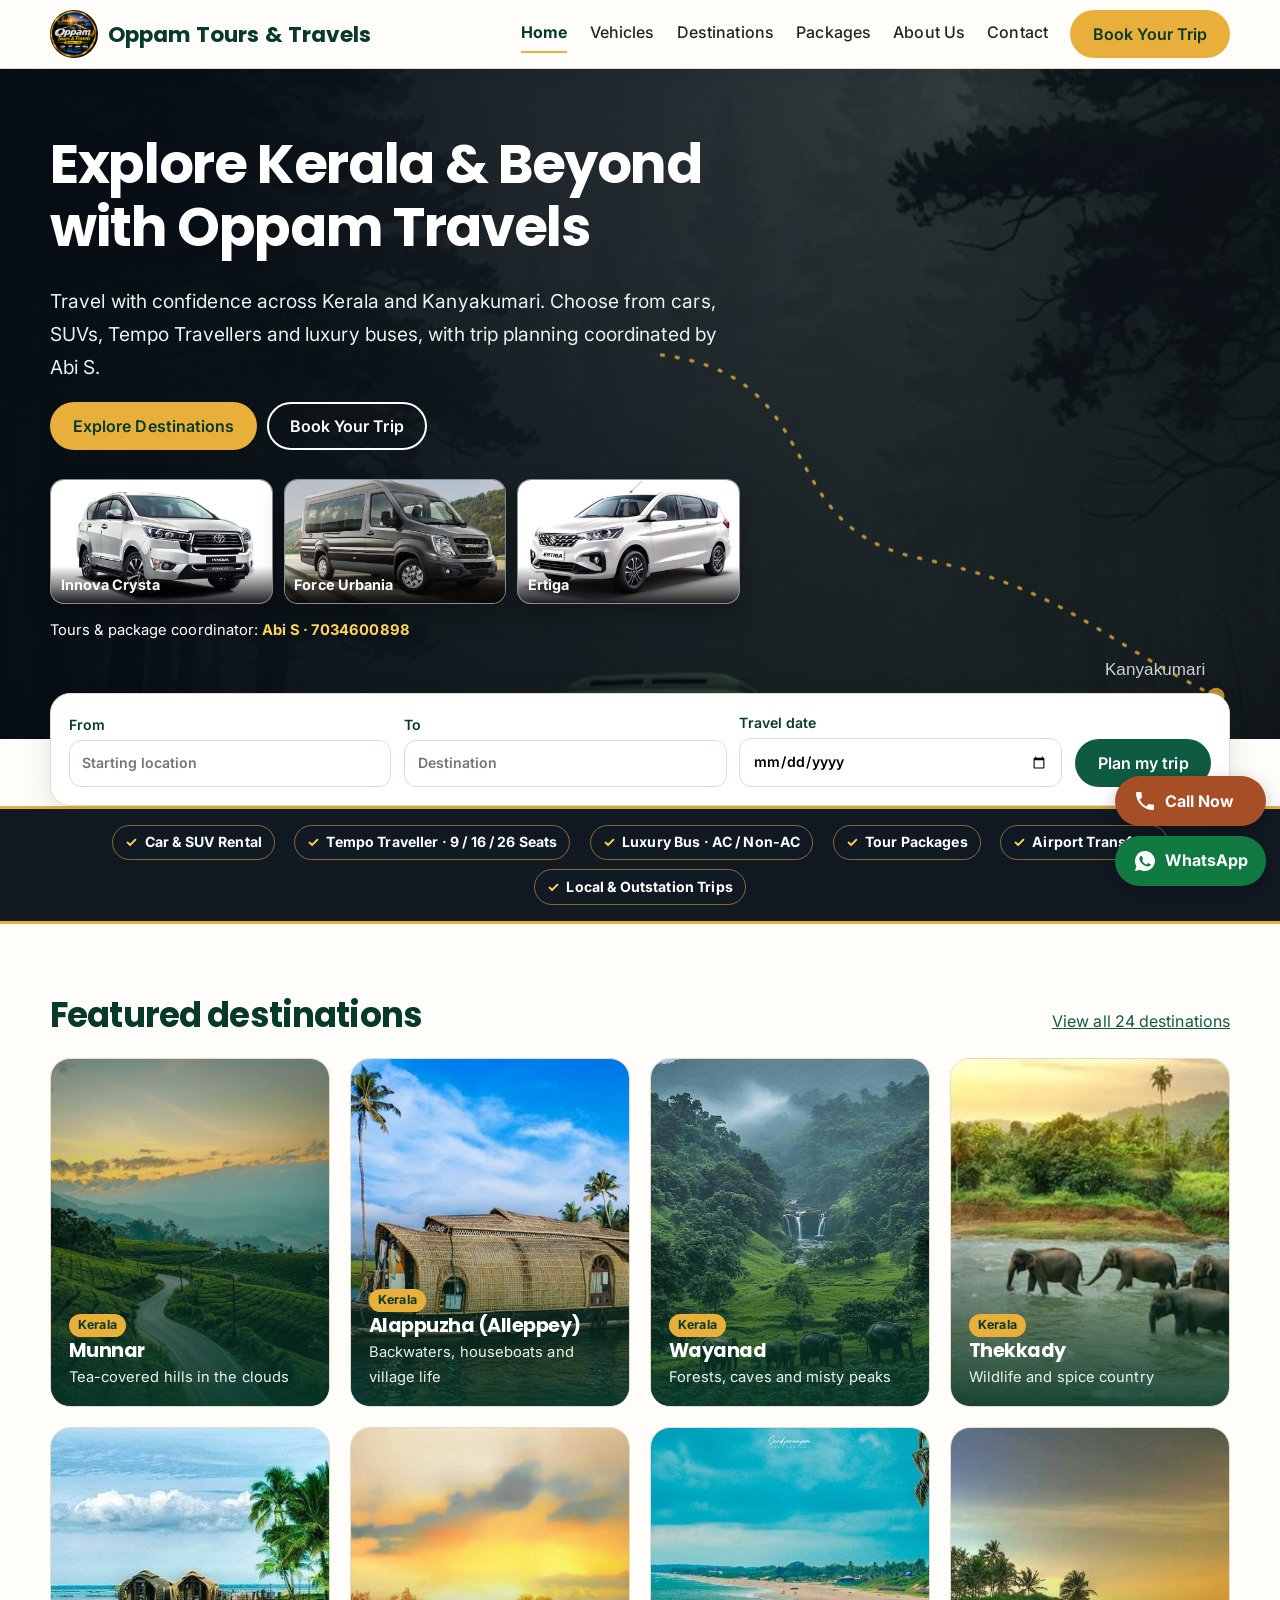
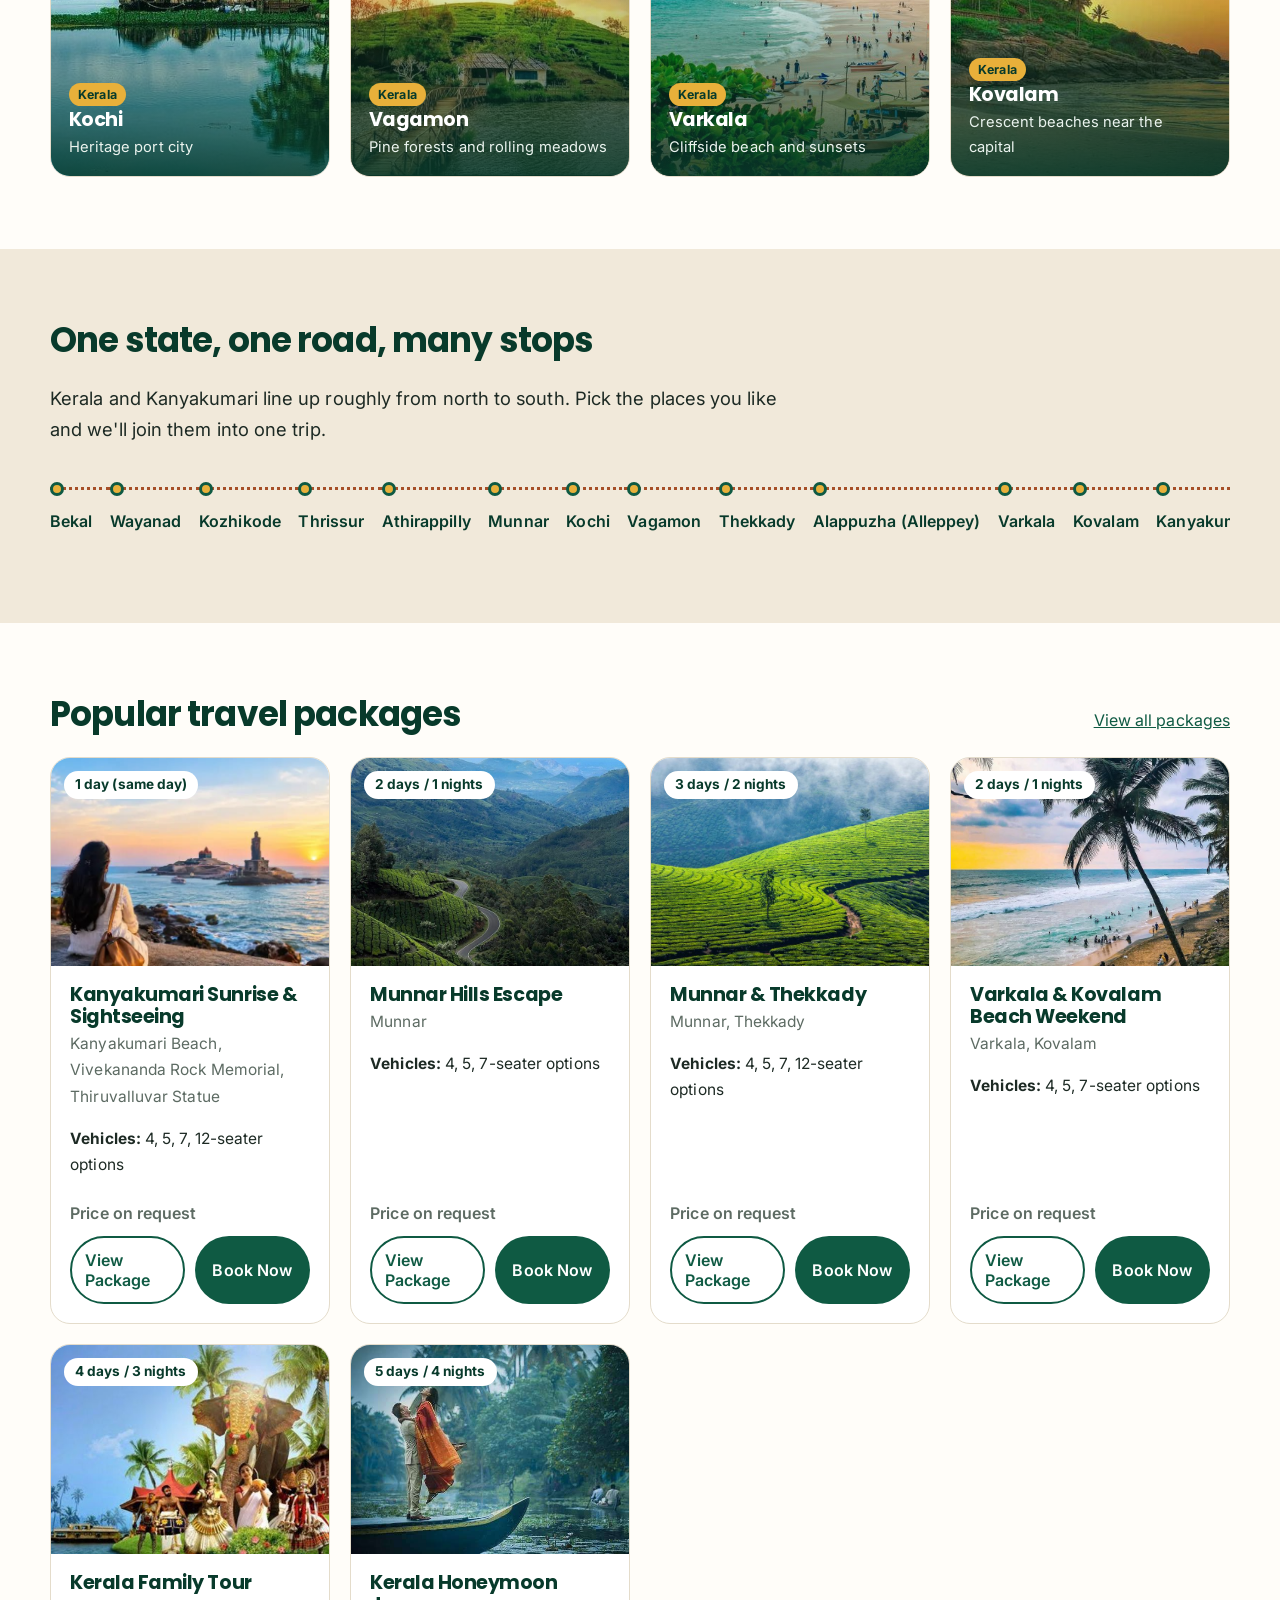
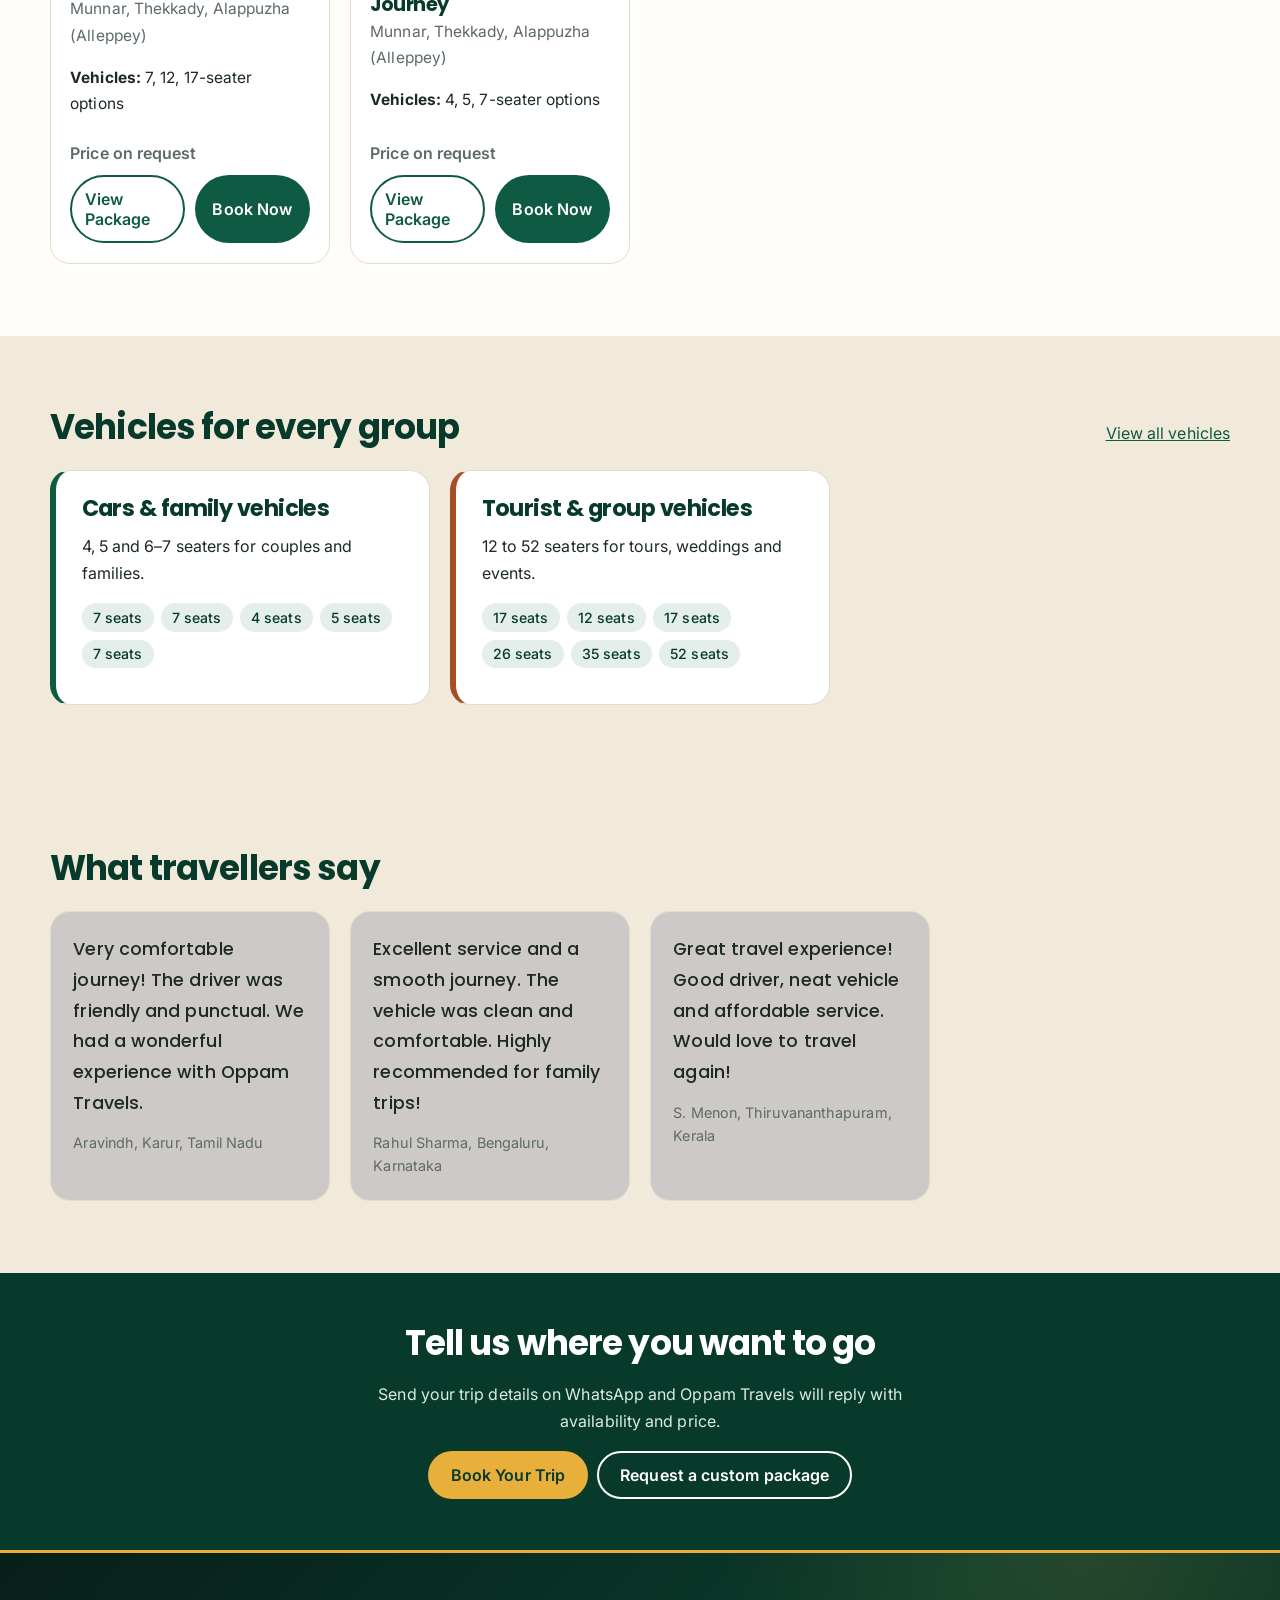
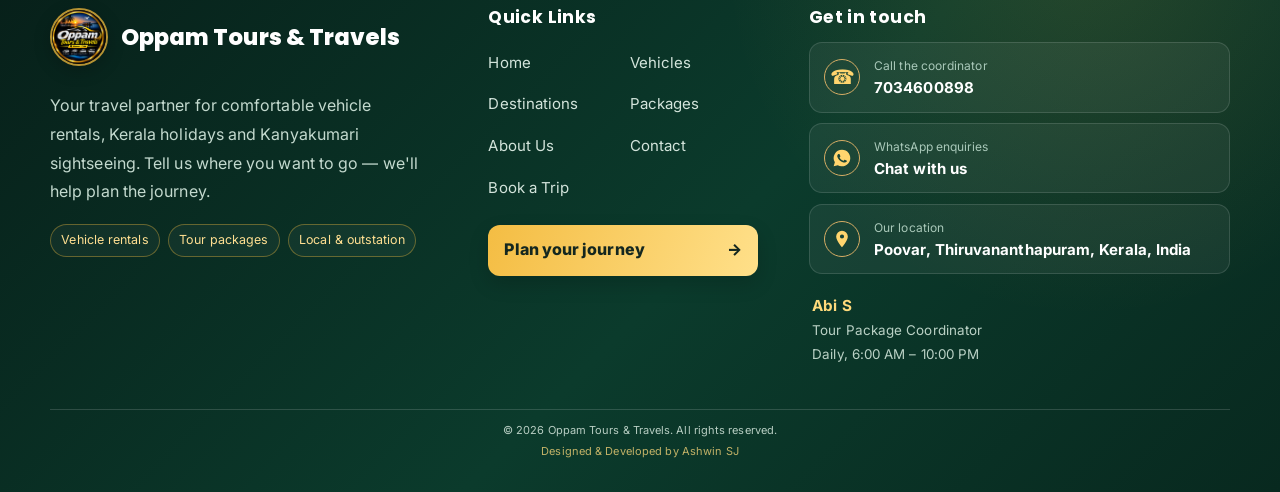
<file: oppam-travels/index.html>
<!DOCTYPE html>
<html lang="en">
<head>
<meta charset="utf-8">
<meta name="viewport" content="width=device-width, initial-scale=1, viewport-fit=cover">
<title>Oppam Travels | Kerala & Kanyakumari Tours and Vehicle Rental</title>
<meta name="description" content="Vehicle rental with drivers and tour packages across Kerala and Kanyakumari. Book on WhatsApp.">
<meta name="theme-color" content="#083a2b">
<meta property="og:title" content="Oppam Travels | Kerala & Kanyakumari Tours and Vehicle Rental">
<meta property="og:type" content="website">
<link rel="icon" href="images/favicon.svg" type="image/svg+xml">
<link rel="stylesheet" href="css/styles.css">
</head>
<body data-page="home">
<a class="skip" href="#app">Skip to content</a>
<main id="app"><noscript><p style="padding:2rem">Please enable JavaScript to use this website.</p></noscript></main>
<script src="js/config.js"></script>
<script src="js/data/vehicles.js"></script>
<script src="js/data/destinations.js"></script>
<script src="js/data/packages.js"></script>
<script src="js/app.js"></script>
</body>
</html>
</file>
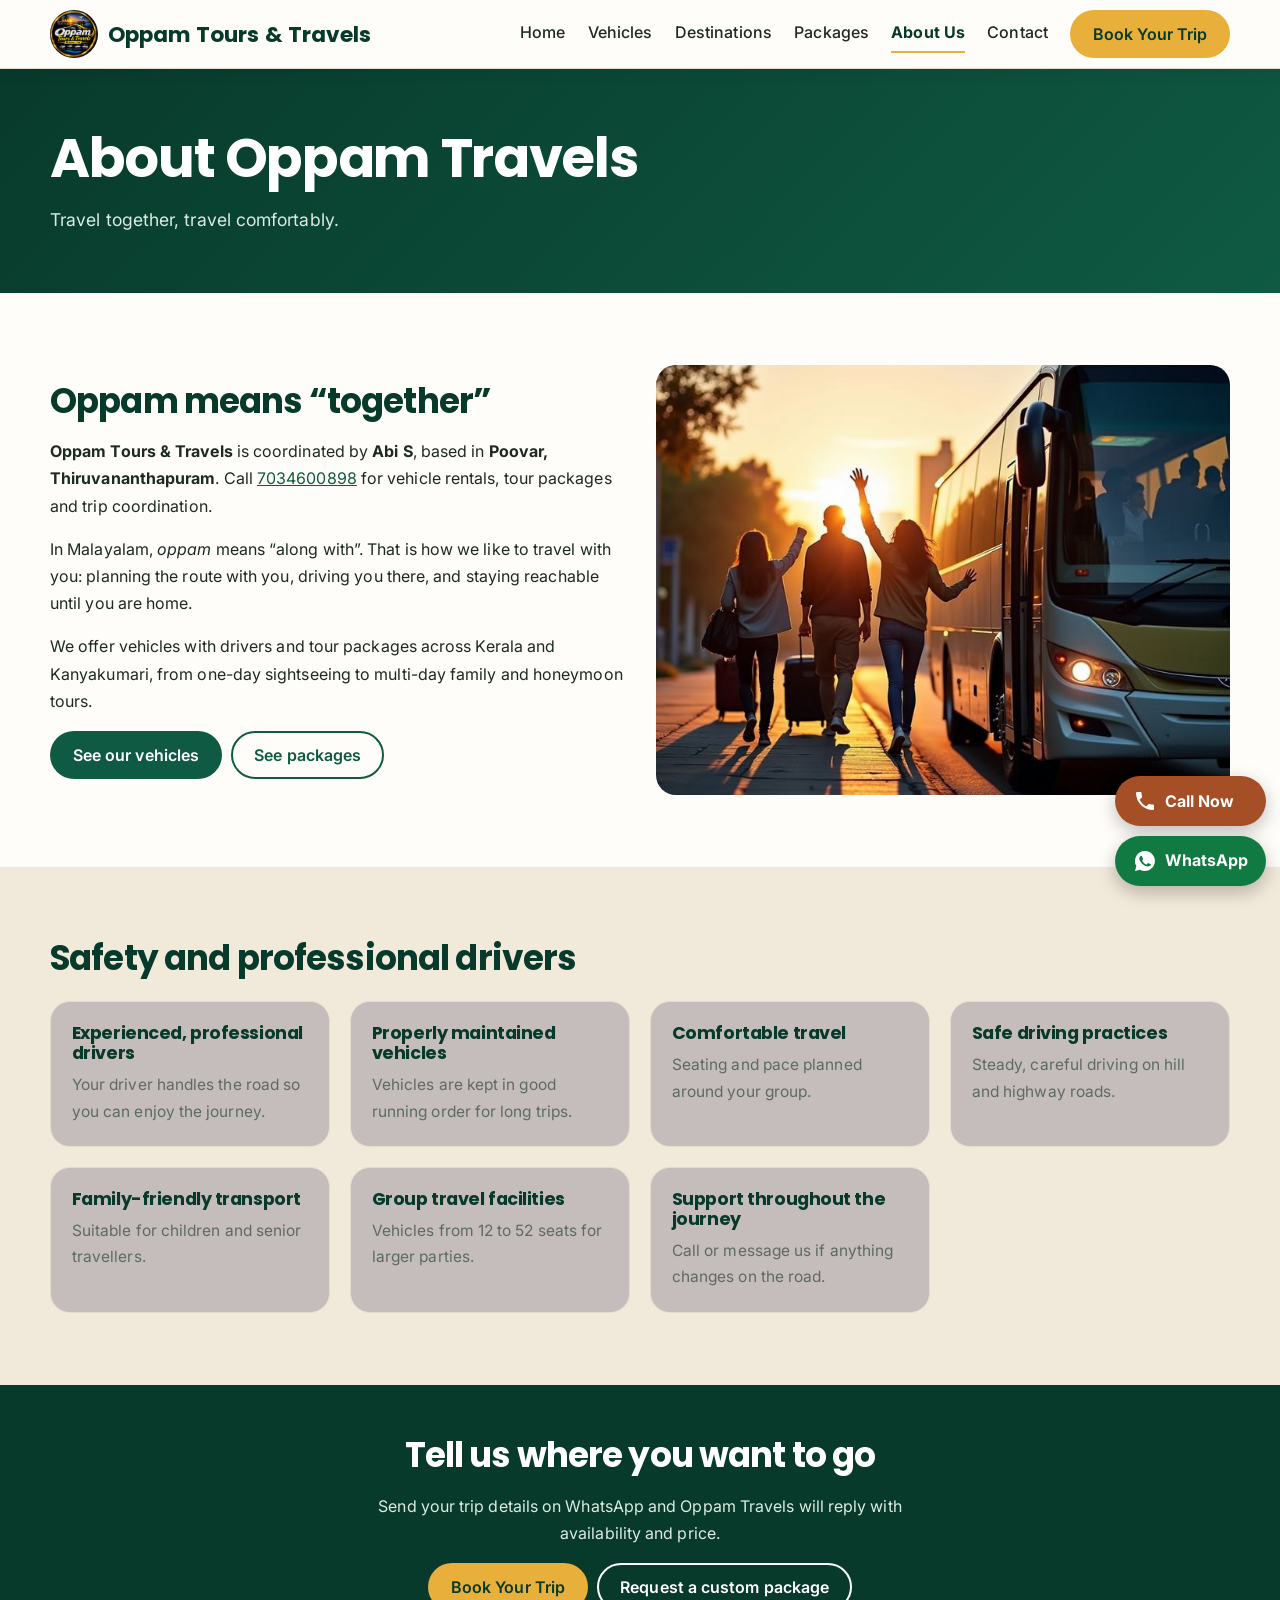
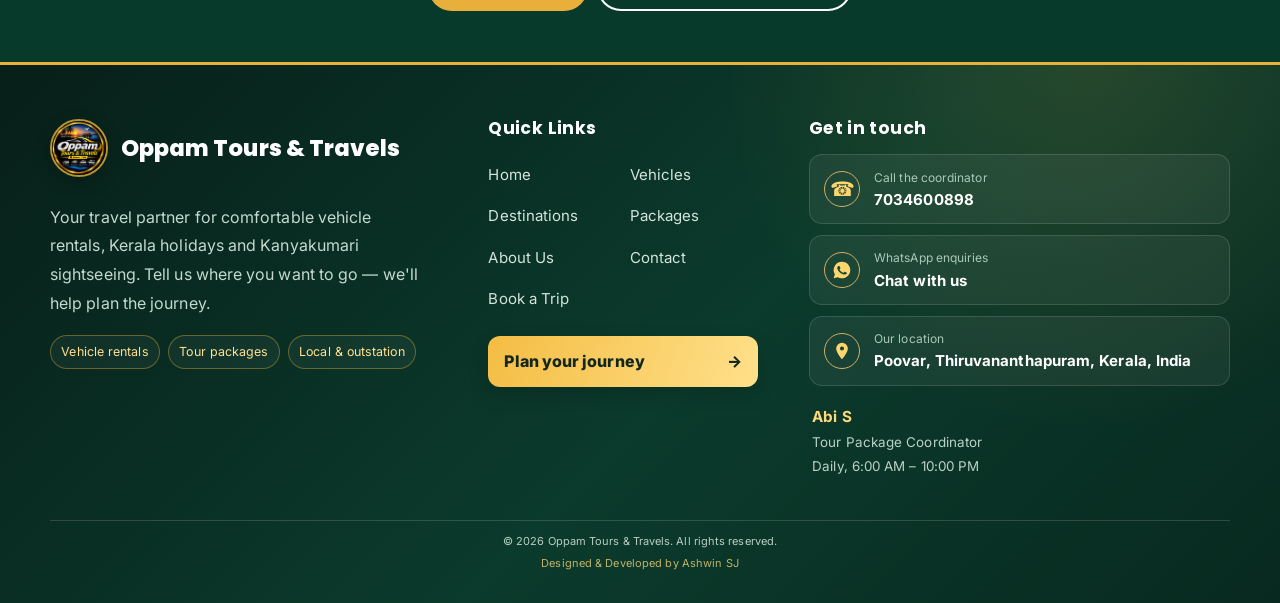
<file: oppam-travels/about.html>
<!DOCTYPE html>
<html lang="en">
<head>
<meta charset="utf-8">
<meta name="viewport" content="width=device-width, initial-scale=1, viewport-fit=cover">
<title>About Us | Oppam Travels</title>
<meta name="description" content="Oppam Travels: vehicles with drivers and tour packages across Kerala and Kanyakumari.">
<meta name="theme-color" content="#083a2b">
<meta property="og:title" content="About Us | Oppam Travels">
<meta property="og:type" content="website">
<link rel="icon" href="images/favicon.svg" type="image/svg+xml">
<link rel="stylesheet" href="css/styles.css">
</head>
<body data-page="about">
<a class="skip" href="#app">Skip to content</a>
<main id="app"><noscript><p style="padding:2rem">Please enable JavaScript to use this website.</p></noscript></main>
<script src="js/config.js"></script>
<script src="js/data/vehicles.js"></script>
<script src="js/data/destinations.js"></script>
<script src="js/data/packages.js"></script>
<script src="js/app.js"></script>
</body>
</html>
</file>
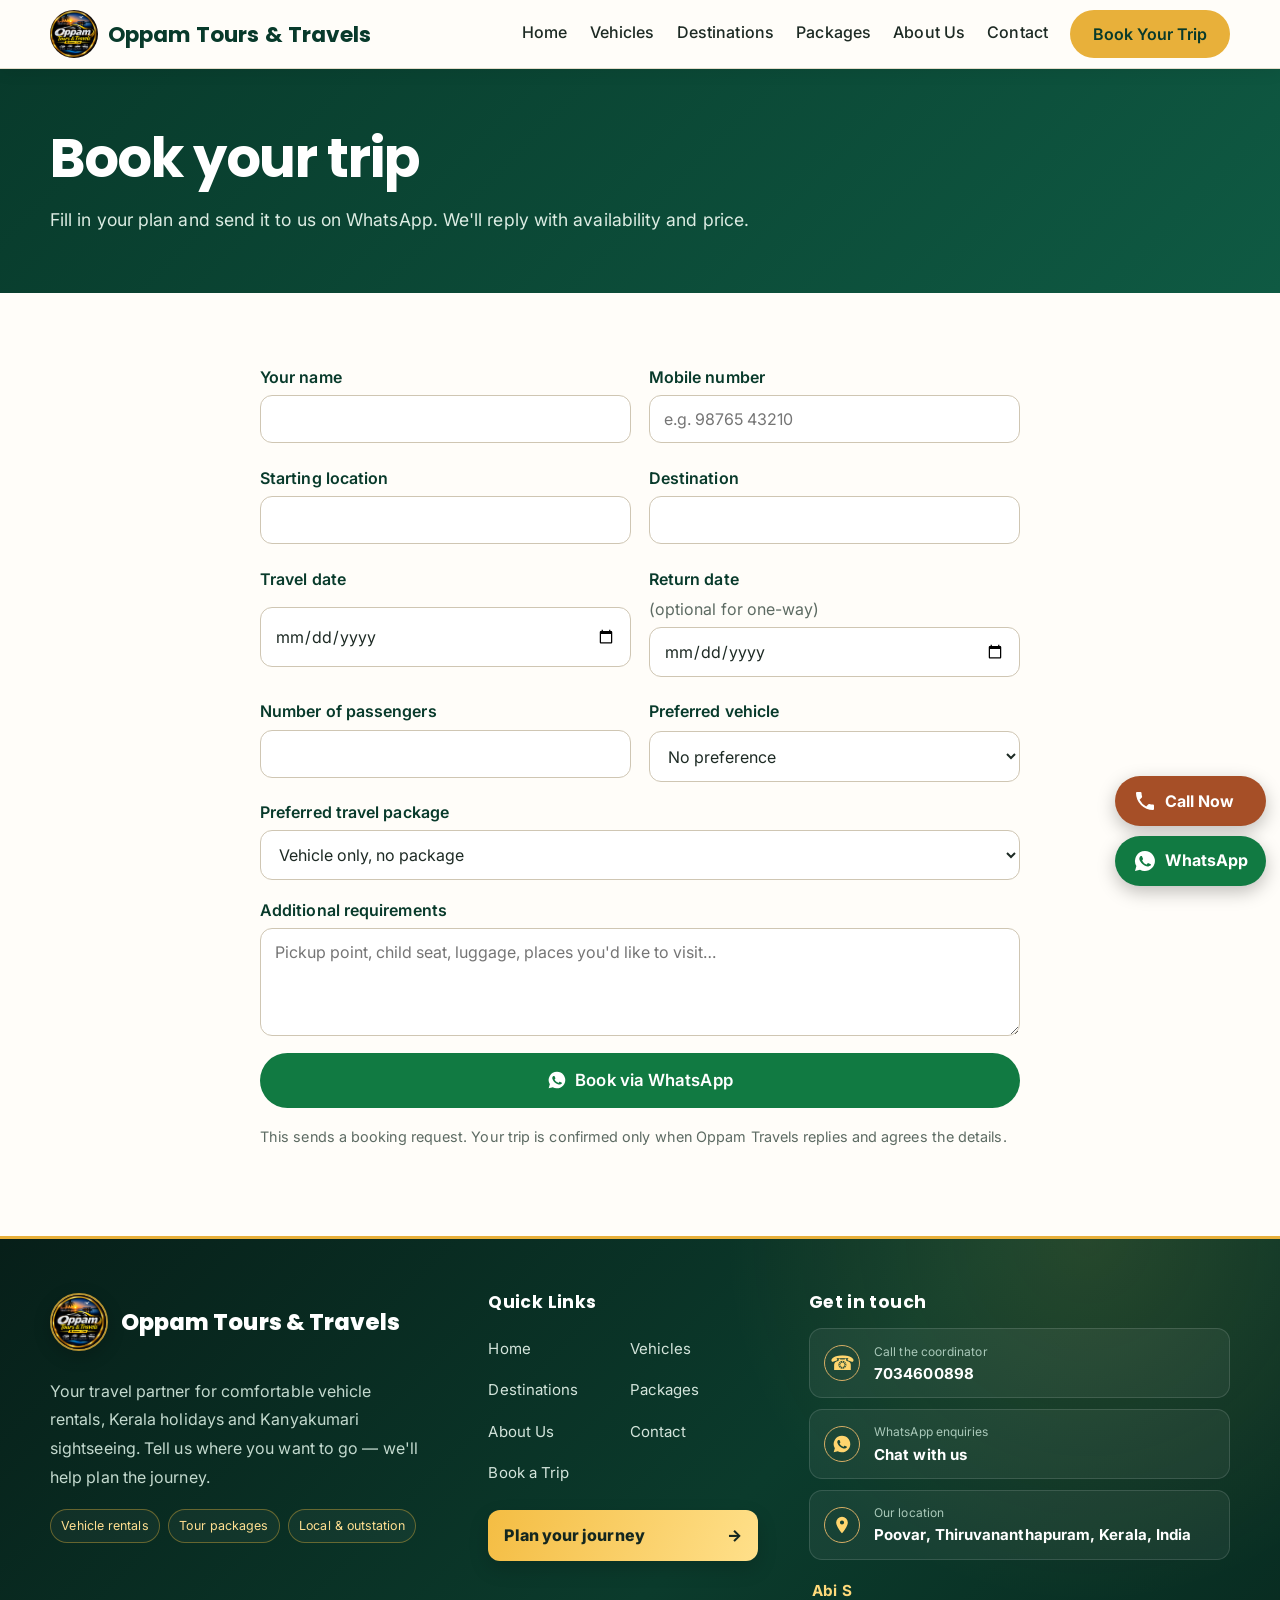
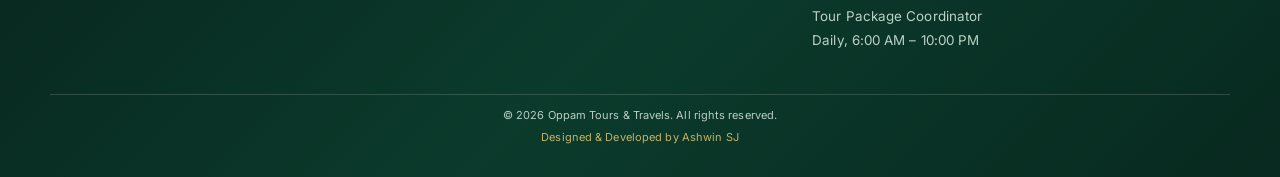
<file: oppam-travels/booking.html>
<!DOCTYPE html>
<html lang="en">
<head>
<meta charset="utf-8">
<meta name="viewport" content="width=device-width, initial-scale=1, viewport-fit=cover">
<title>Book Your Trip | Oppam Travels</title>
<meta name="description" content="Send your trip request to Oppam Travels on WhatsApp.">
<meta name="theme-color" content="#083a2b">
<meta property="og:title" content="Book Your Trip | Oppam Travels">
<meta property="og:type" content="website">
<link rel="icon" href="images/favicon.svg" type="image/svg+xml">
<link rel="stylesheet" href="css/styles.css">
</head>
<body data-page="booking">
<a class="skip" href="#app">Skip to content</a>
<main id="app"><noscript><p style="padding:2rem">Please enable JavaScript to use this website.</p></noscript></main>
<script src="js/config.js"></script>
<script src="js/data/vehicles.js"></script>
<script src="js/data/destinations.js"></script>
<script src="js/data/packages.js"></script>
<script src="js/app.js"></script>
</body>
</html>
</file>
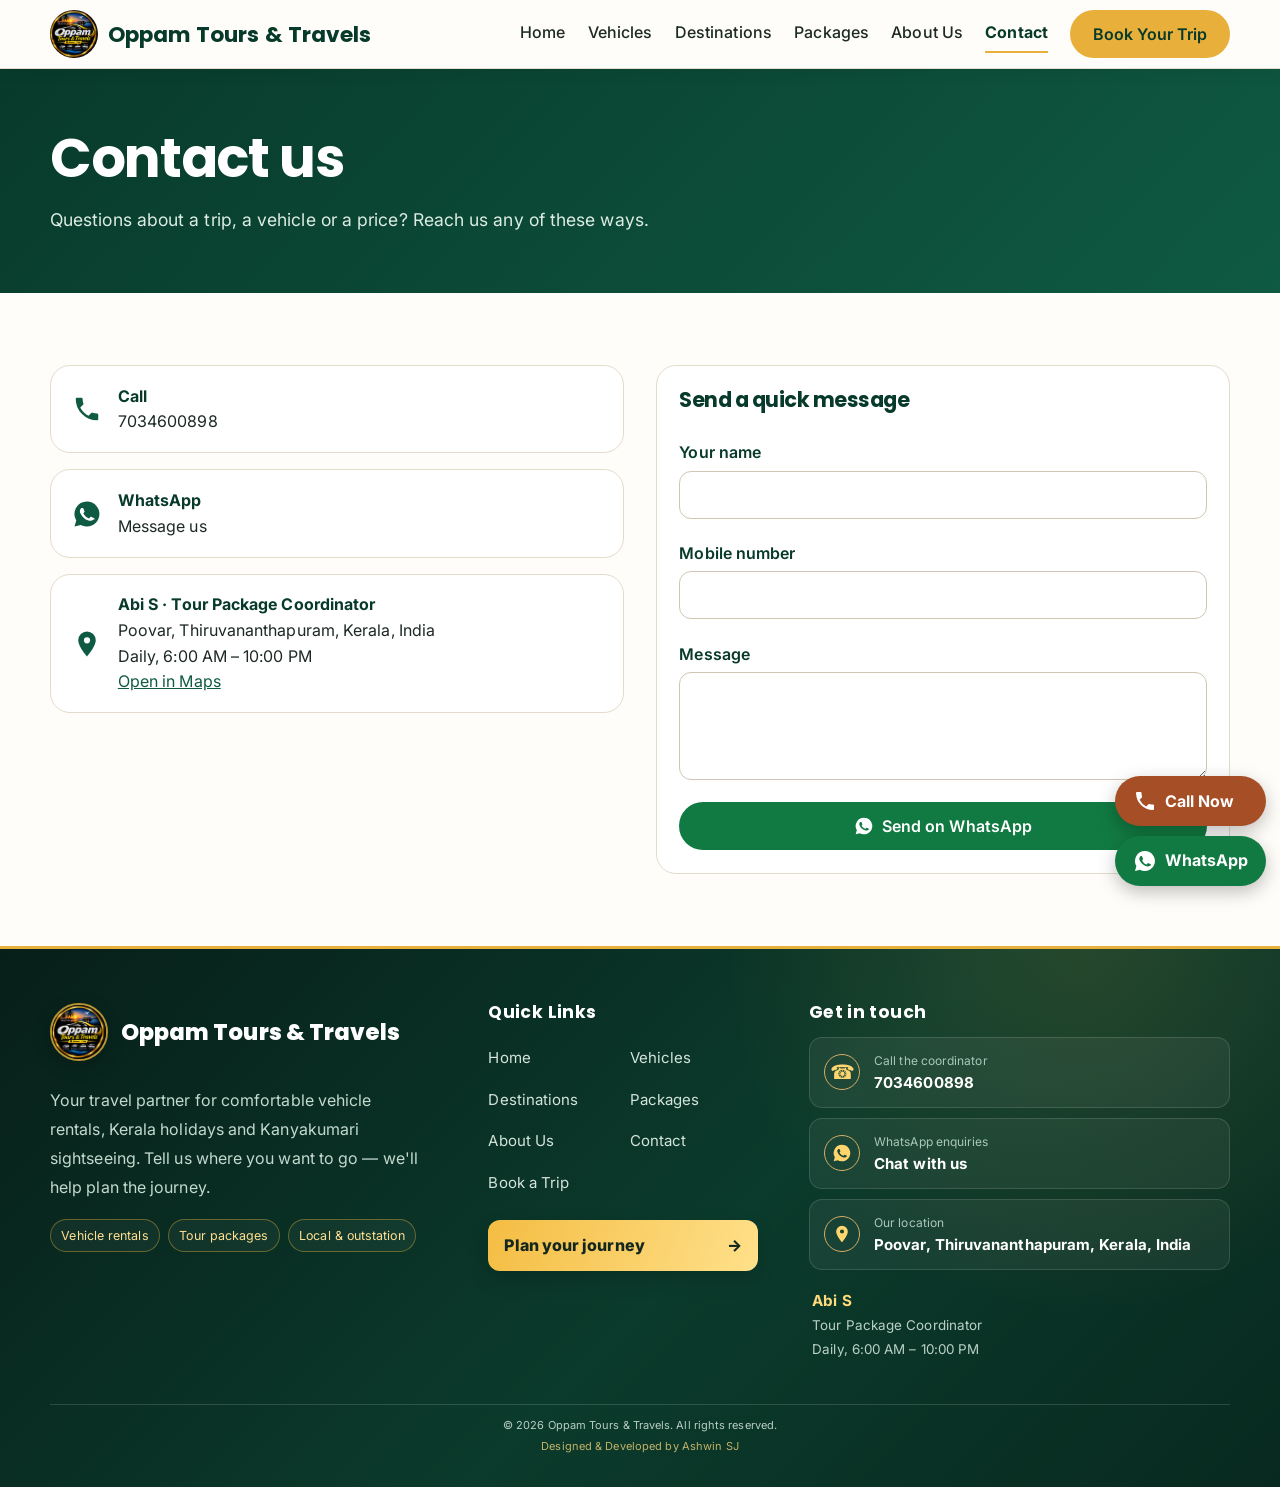
<file: oppam-travels/contact.html>
<!DOCTYPE html>
<html lang="en">
<head>
<meta charset="utf-8">
<meta name="viewport" content="width=device-width, initial-scale=1, viewport-fit=cover">
<title>Contact Us | Oppam Travels</title>
<meta name="description" content="Contact Oppam Travels by phone, WhatsApp or email.">
<meta name="theme-color" content="#083a2b">
<meta property="og:title" content="Contact Us | Oppam Travels">
<meta property="og:type" content="website">
<link rel="icon" href="images/favicon.svg" type="image/svg+xml">
<link rel="stylesheet" href="css/styles.css">
</head>
<body data-page="contact">
<a class="skip" href="#app">Skip to content</a>
<main id="app"><noscript><p style="padding:2rem">Please enable JavaScript to use this website.</p></noscript></main>
<script src="js/config.js"></script>
<script src="js/data/vehicles.js"></script>
<script src="js/data/destinations.js"></script>
<script src="js/data/packages.js"></script>
<script src="js/app.js"></script>
</body>
</html>
</file>
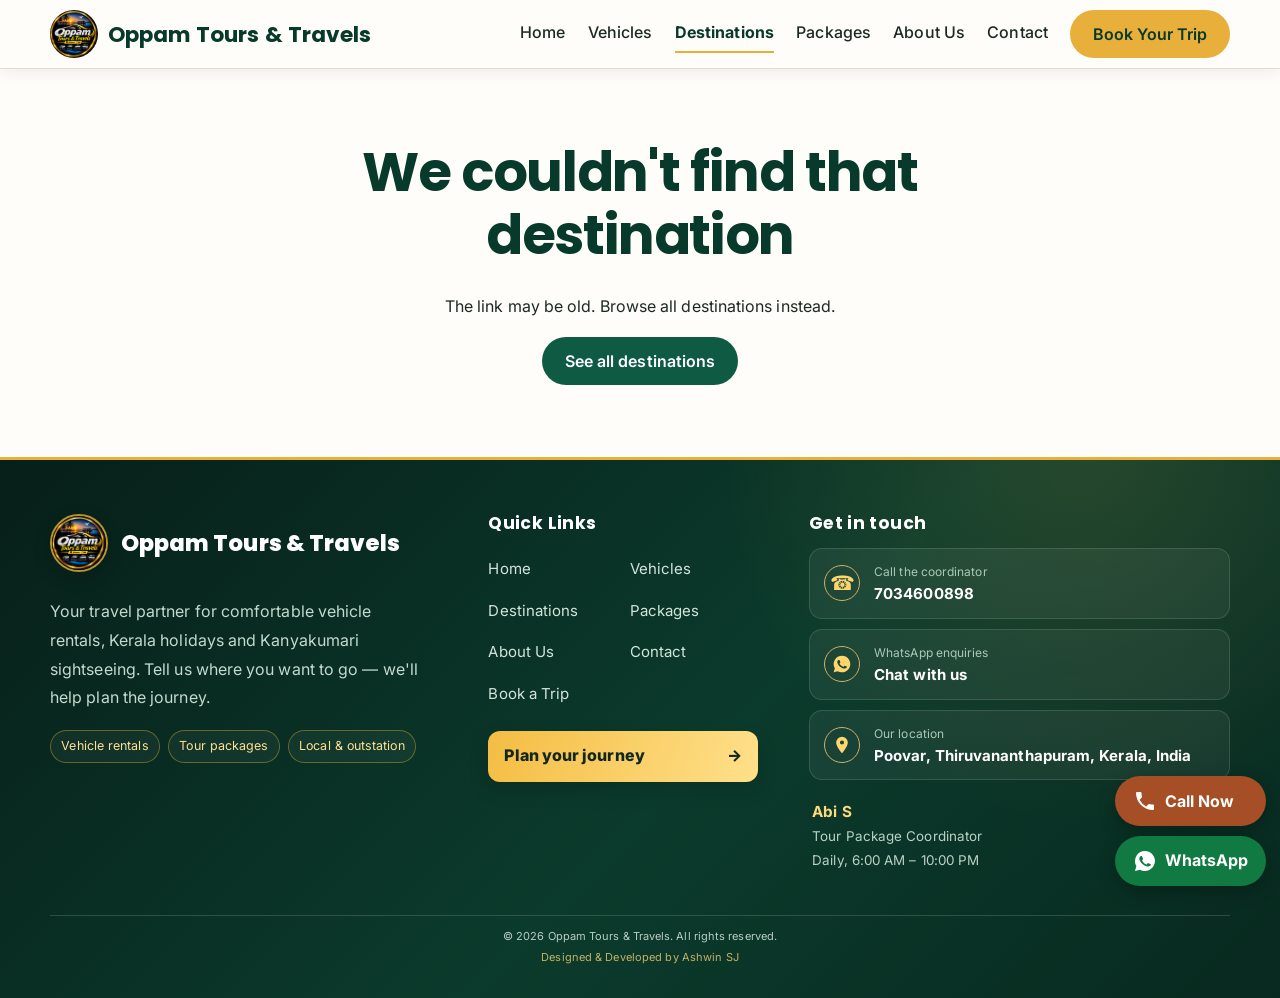
<file: oppam-travels/destination.html>
<!DOCTYPE html>
<html lang="en">
<head>
<meta charset="utf-8">
<meta name="viewport" content="width=device-width, initial-scale=1, viewport-fit=cover">
<title>Destination | Oppam Travels</title>
<meta name="description" content="Destination details, attractions, packages and vehicles.">
<meta name="theme-color" content="#083a2b">
<meta property="og:title" content="Destination | Oppam Travels">
<meta property="og:type" content="website">
<link rel="icon" href="images/favicon.svg" type="image/svg+xml">
<link rel="stylesheet" href="css/styles.css">
</head>
<body data-page="destination">
<a class="skip" href="#app">Skip to content</a>
<main id="app"><noscript><p style="padding:2rem">Please enable JavaScript to use this website.</p></noscript></main>
<script src="js/config.js"></script>
<script src="js/data/vehicles.js"></script>
<script src="js/data/destinations.js"></script>
<script src="js/data/packages.js"></script>
<script src="js/app.js"></script>
</body>
</html>
</file>
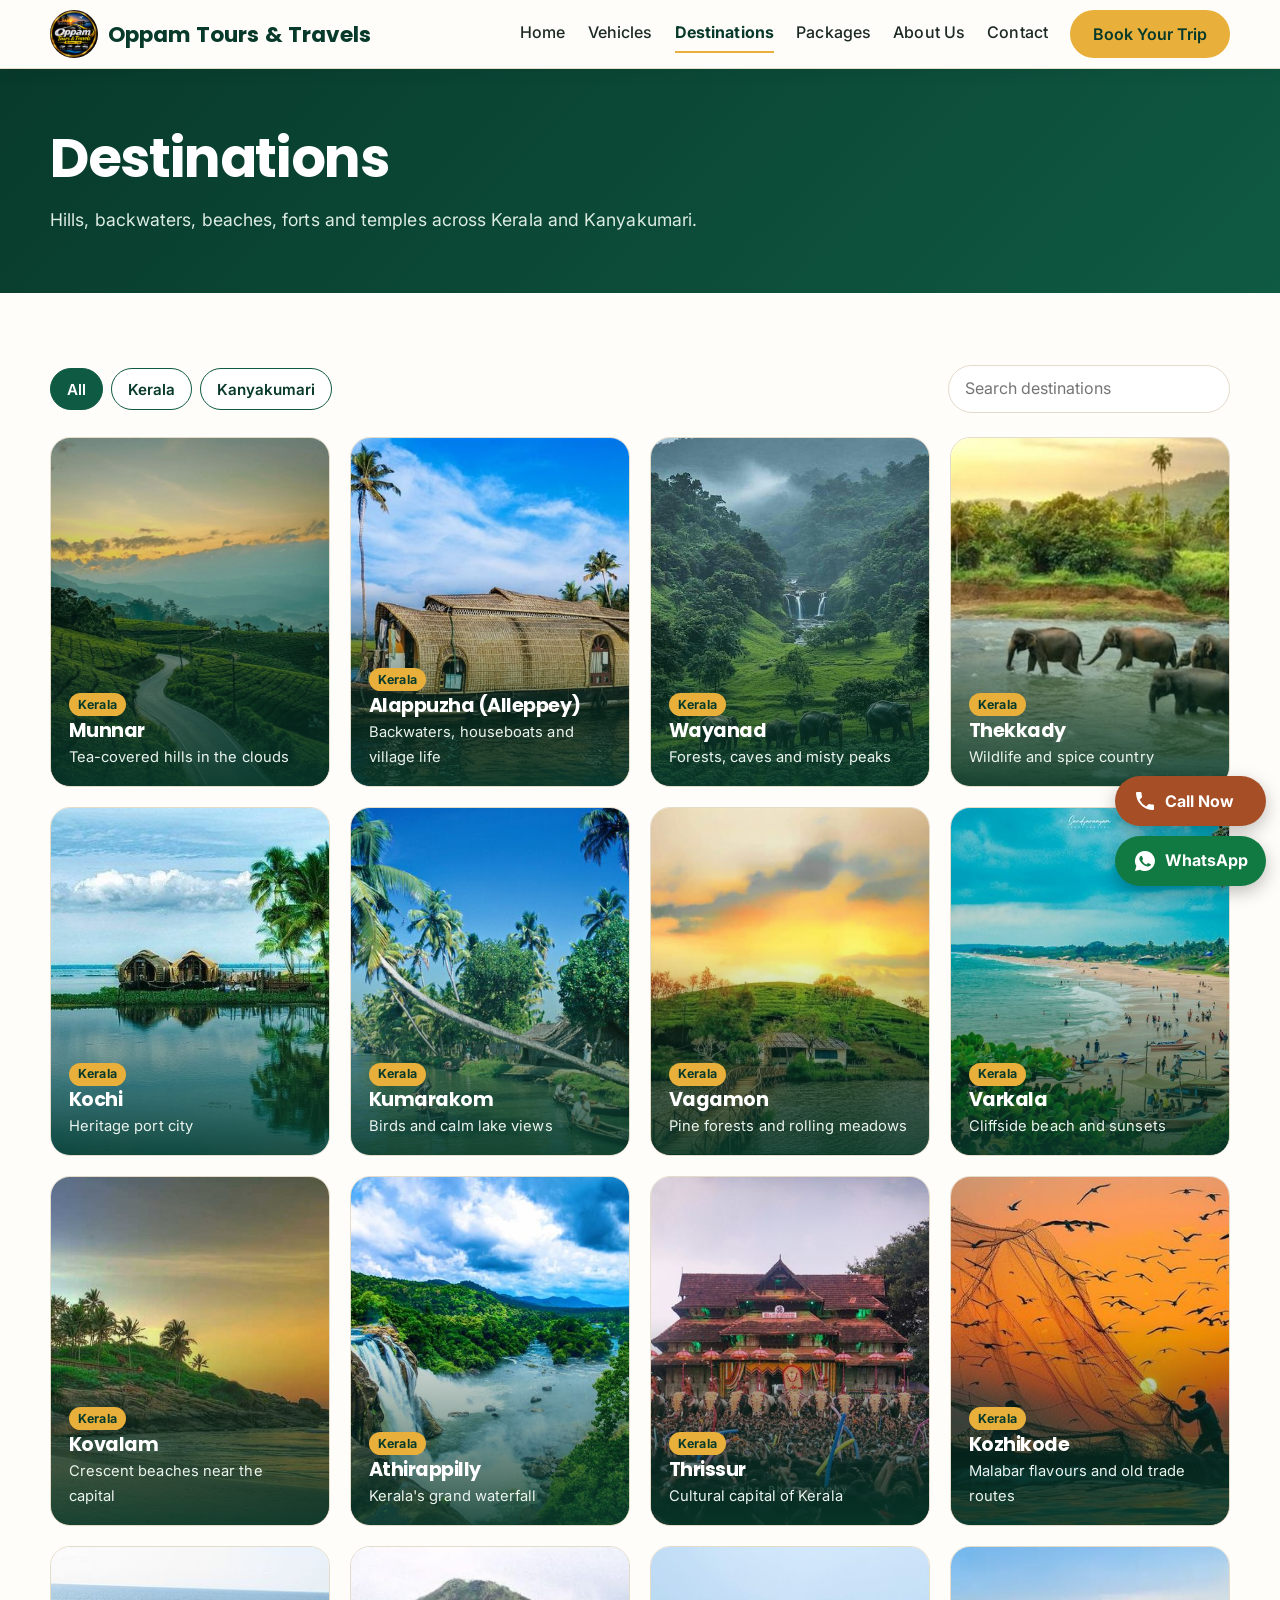
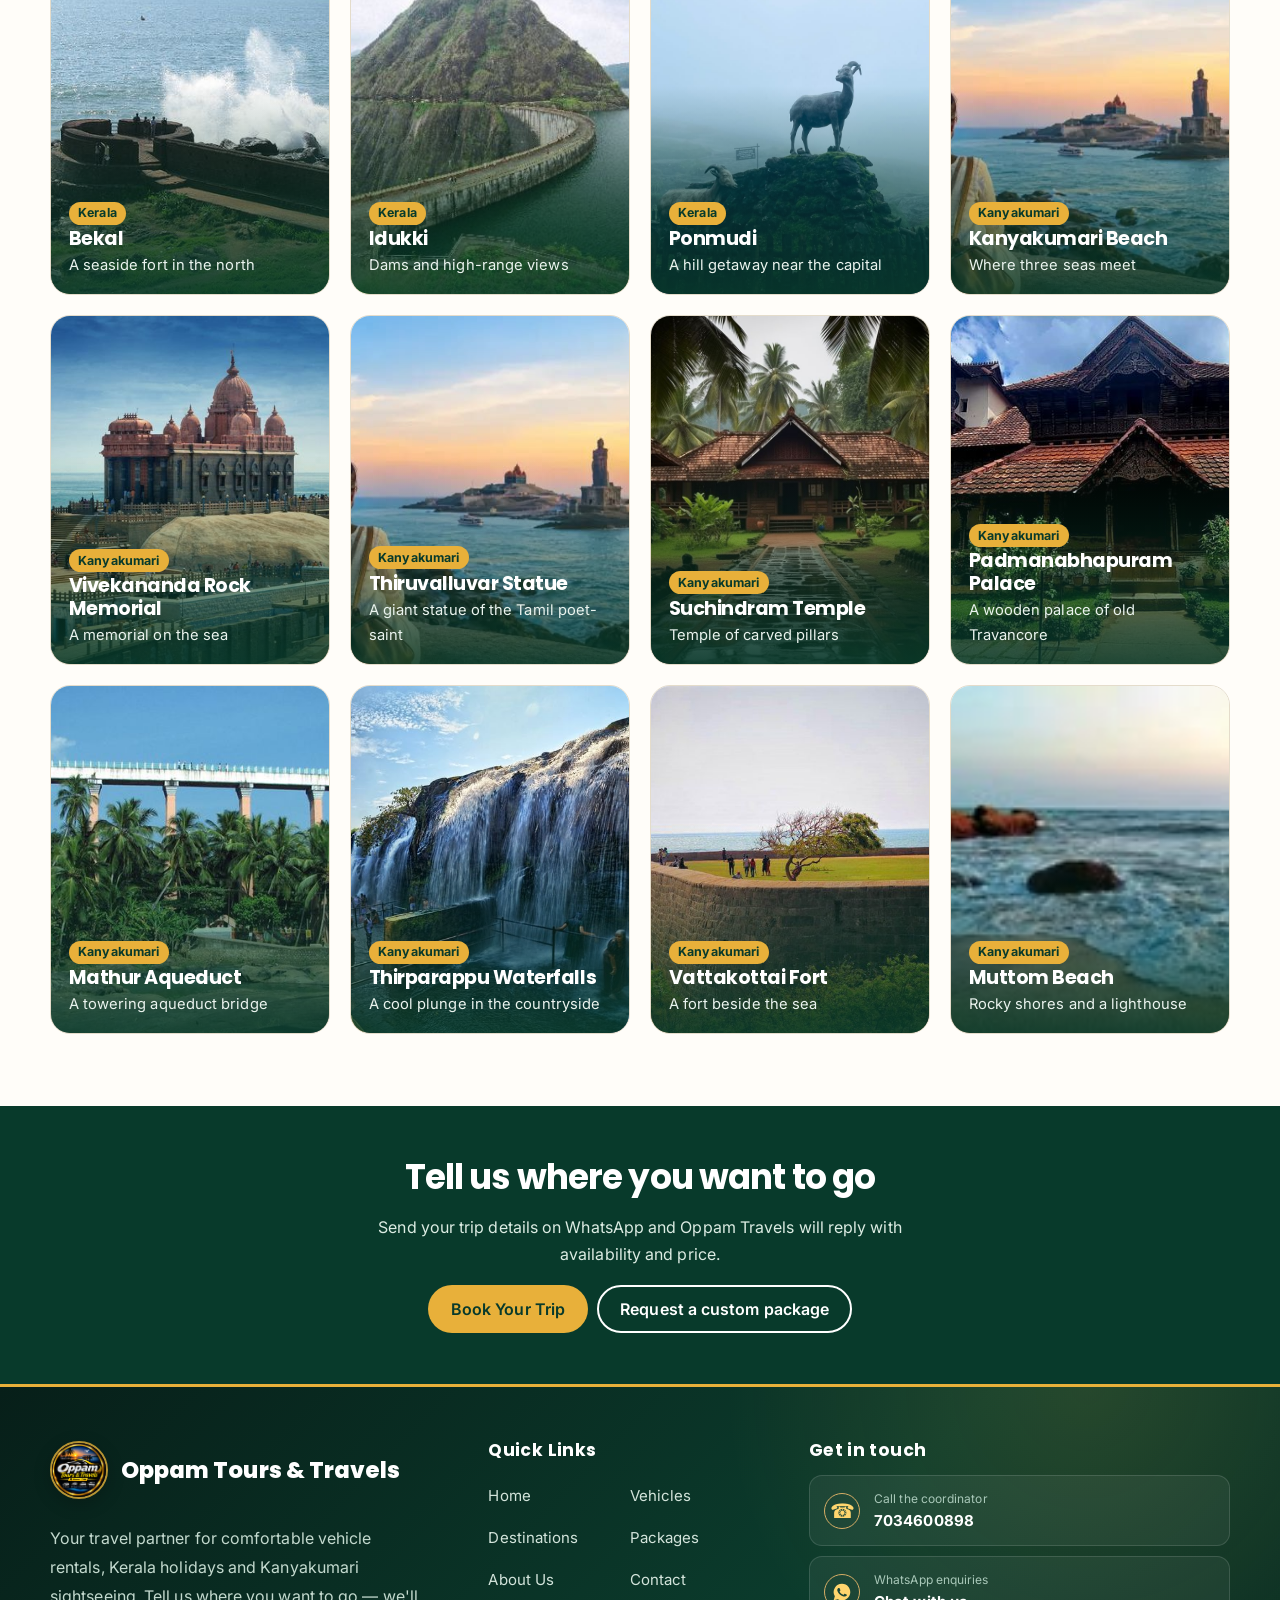
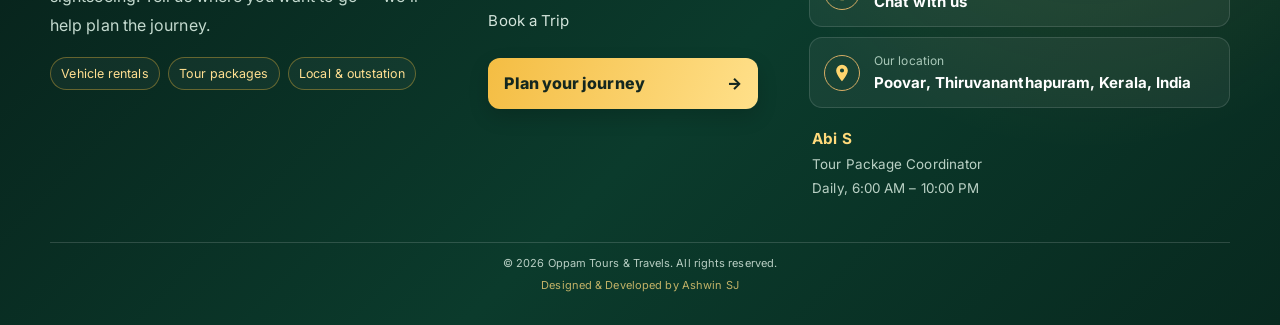
<file: oppam-travels/destinations.html>
<!DOCTYPE html>
<html lang="en">
<head>
<meta charset="utf-8">
<meta name="viewport" content="width=device-width, initial-scale=1, viewport-fit=cover">
<title>Destinations | Oppam Travels</title>
<meta name="description" content="Tourist destinations in Kerala and Kanyakumari.">
<meta name="theme-color" content="#083a2b">
<meta property="og:title" content="Destinations | Oppam Travels">
<meta property="og:type" content="website">
<link rel="icon" href="images/favicon.svg" type="image/svg+xml">
<link rel="stylesheet" href="css/styles.css">
</head>
<body data-page="destinations">
<a class="skip" href="#app">Skip to content</a>
<main id="app"><noscript><p style="padding:2rem">Please enable JavaScript to use this website.</p></noscript></main>
<script src="js/config.js"></script>
<script src="js/data/vehicles.js"></script>
<script src="js/data/destinations.js"></script>
<script src="js/data/packages.js"></script>
<script src="js/app.js"></script>
</body>
</html>
</file>
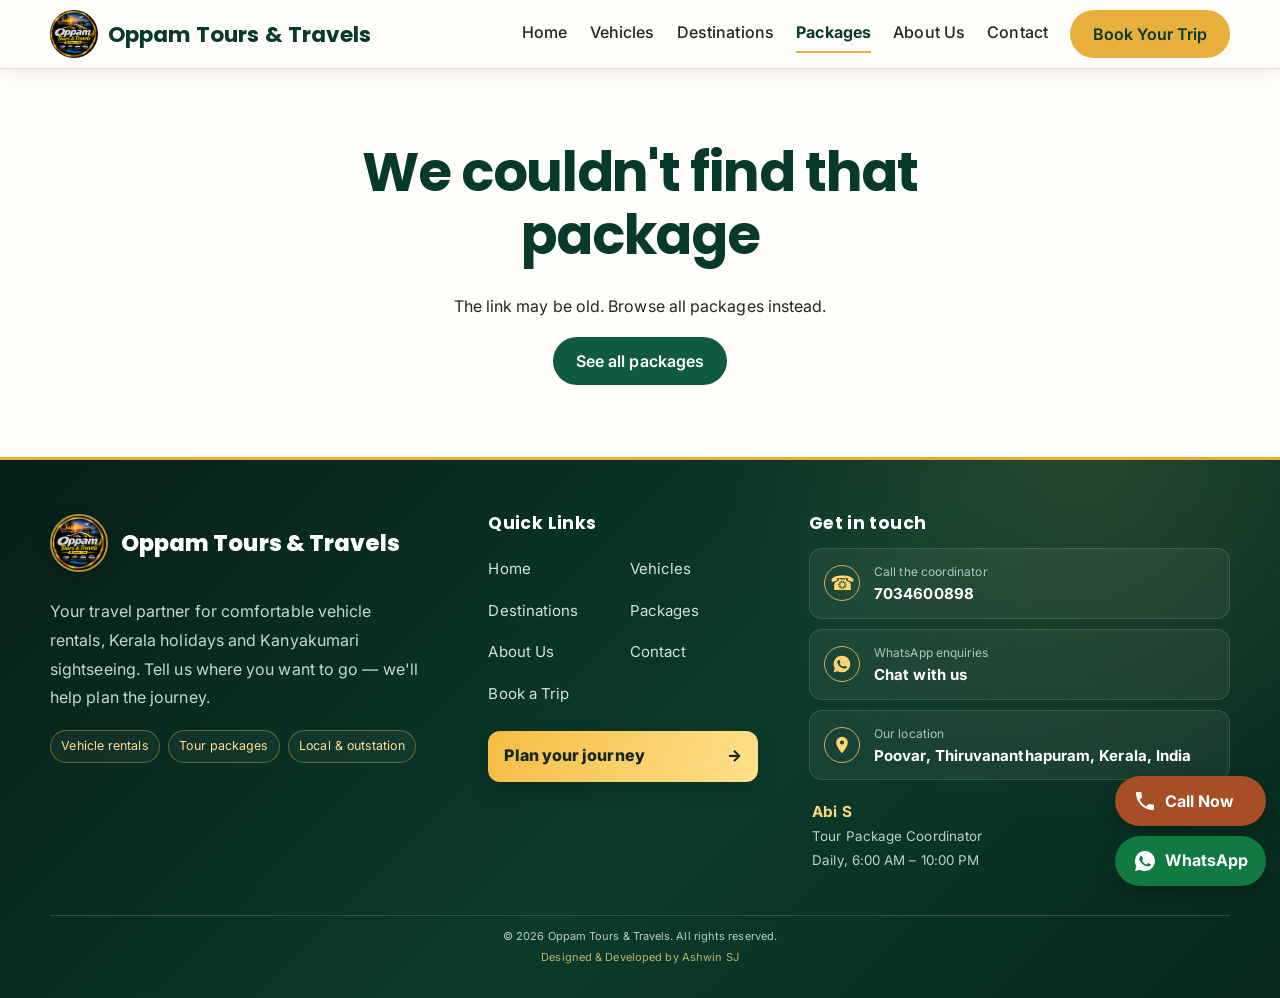
<file: oppam-travels/package.html>
<!DOCTYPE html>
<html lang="en">
<head>
<meta charset="utf-8">
<meta name="viewport" content="width=device-width, initial-scale=1, viewport-fit=cover">
<title>Package Details | Oppam Travels</title>
<meta name="description" content="Package details and booking.">
<meta name="theme-color" content="#083a2b">
<meta property="og:title" content="Package Details | Oppam Travels">
<meta property="og:type" content="website">
<link rel="icon" href="images/favicon.svg" type="image/svg+xml">
<link rel="stylesheet" href="css/styles.css">
</head>
<body data-page="package">
<a class="skip" href="#app">Skip to content</a>
<main id="app"><noscript><p style="padding:2rem">Please enable JavaScript to use this website.</p></noscript></main>
<script src="js/config.js"></script>
<script src="js/data/vehicles.js"></script>
<script src="js/data/destinations.js"></script>
<script src="js/data/packages.js"></script>
<script src="js/app.js"></script>
</body>
</html>
</file>
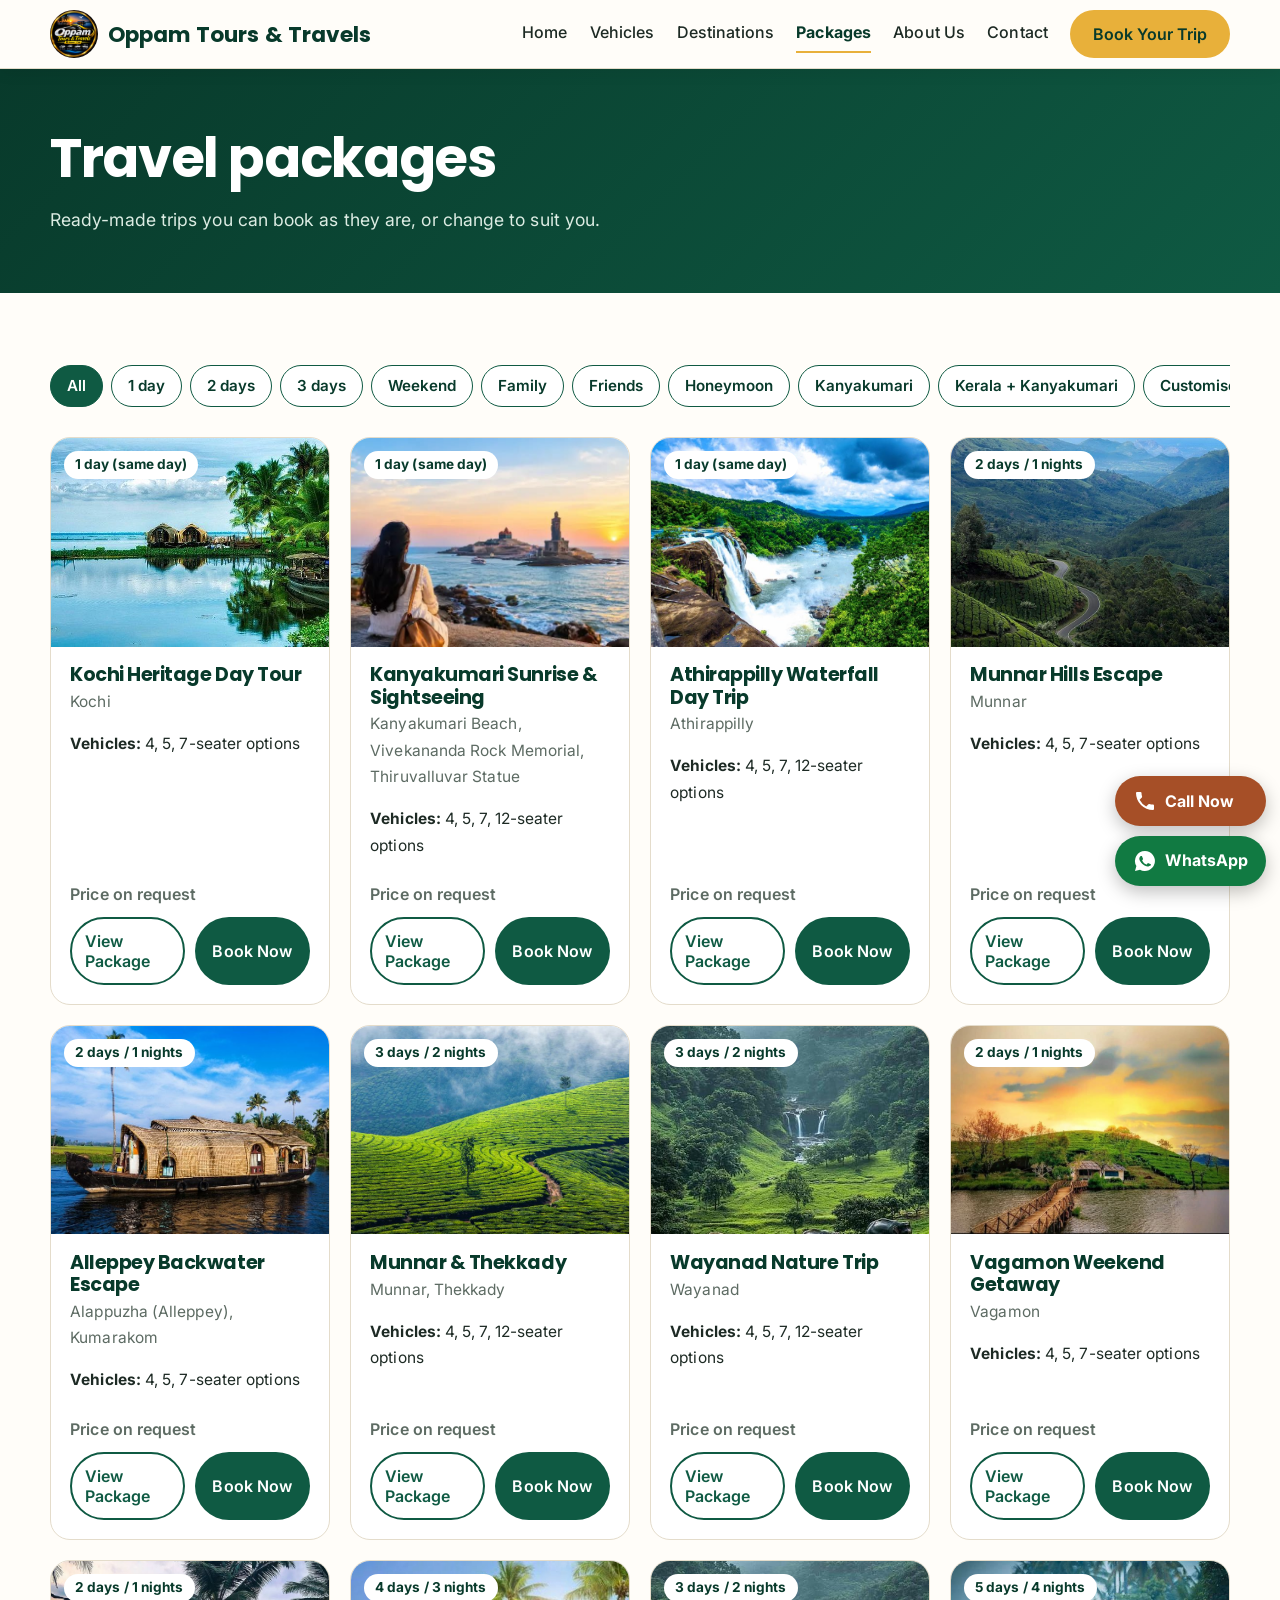
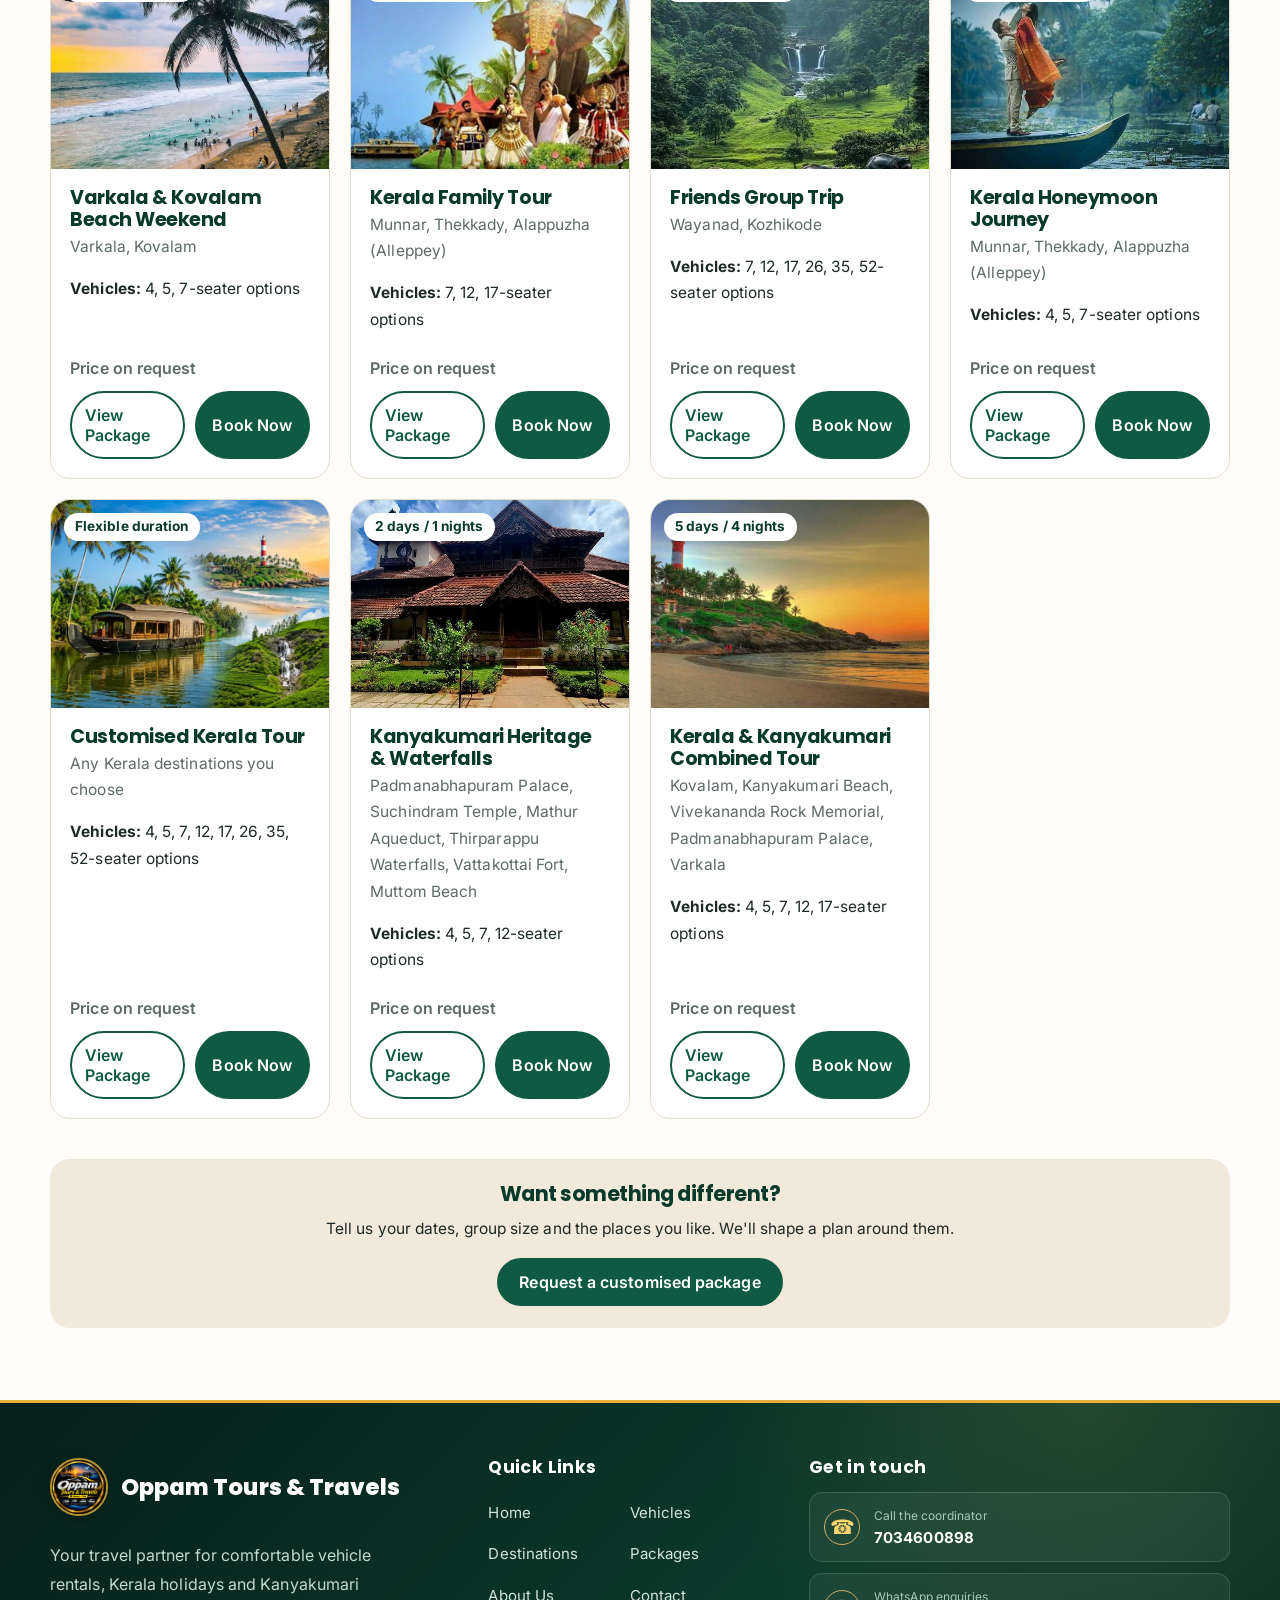
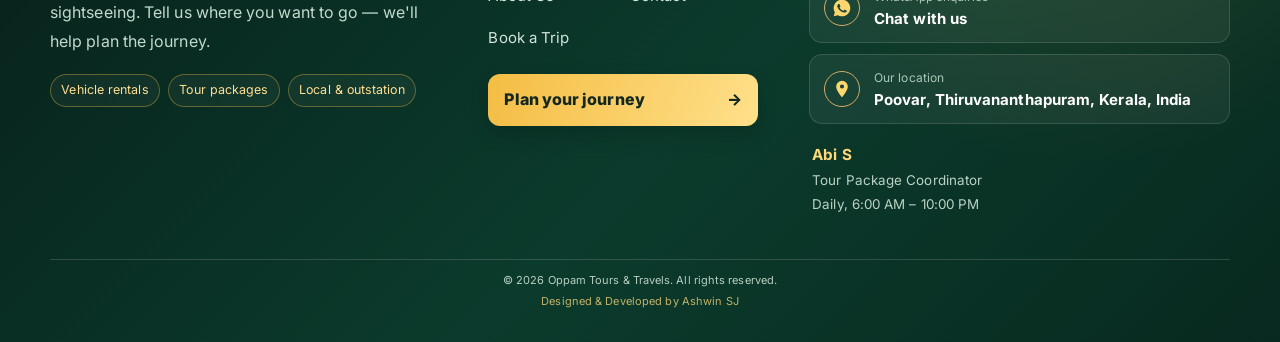
<file: oppam-travels/packages.html>
<!DOCTYPE html>
<html lang="en">
<head>
<meta charset="utf-8">
<meta name="viewport" content="width=device-width, initial-scale=1, viewport-fit=cover">
<title>Travel Packages | Oppam Travels</title>
<meta name="description" content="Kerala and Kanyakumari tour packages.">
<meta name="theme-color" content="#083a2b">
<meta property="og:title" content="Travel Packages | Oppam Travels">
<meta property="og:type" content="website">
<link rel="icon" href="images/favicon.svg" type="image/svg+xml">
<link rel="stylesheet" href="css/styles.css">
</head>
<body data-page="packages">
<a class="skip" href="#app">Skip to content</a>
<main id="app"><noscript><p style="padding:2rem">Please enable JavaScript to use this website.</p></noscript></main>
<script src="js/config.js"></script>
<script src="js/data/vehicles.js"></script>
<script src="js/data/destinations.js"></script>
<script src="js/data/packages.js"></script>
<script src="js/app.js"></script>
</body>
</html>
</file>
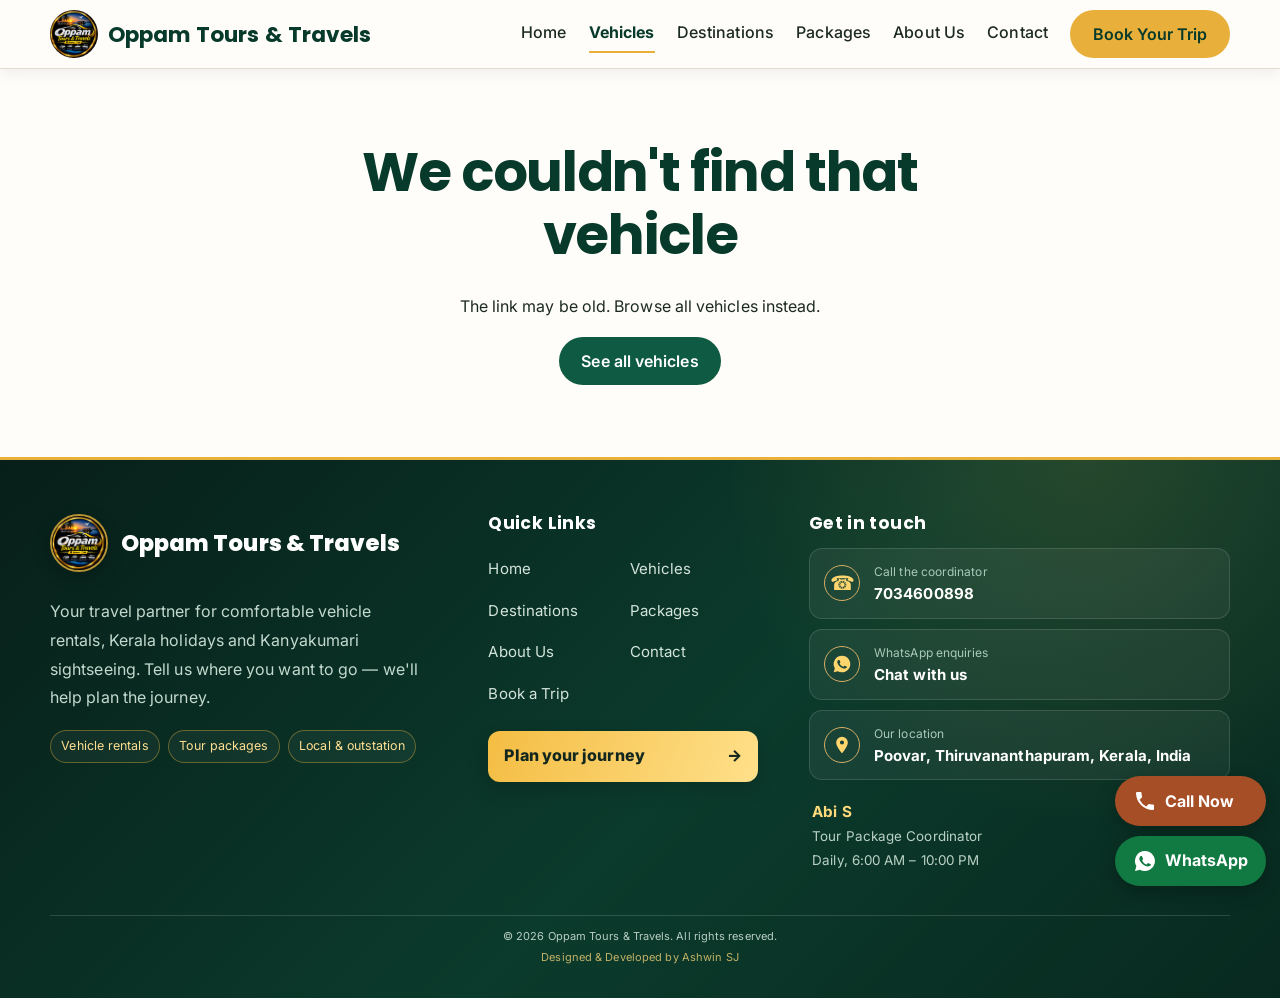
<file: oppam-travels/vehicle.html>
<!DOCTYPE html>
<html lang="en">
<head>
<meta charset="utf-8">
<meta name="viewport" content="width=device-width, initial-scale=1, viewport-fit=cover">
<title>Vehicle Details | Oppam Travels</title>
<meta name="description" content="Vehicle details, facilities and booking.">
<meta name="theme-color" content="#083a2b">
<meta property="og:title" content="Vehicle Details | Oppam Travels">
<meta property="og:type" content="website">
<link rel="icon" href="images/favicon.svg" type="image/svg+xml">
<link rel="stylesheet" href="css/styles.css">
</head>
<body data-page="vehicle">
<a class="skip" href="#app">Skip to content</a>
<main id="app"><noscript><p style="padding:2rem">Please enable JavaScript to use this website.</p></noscript></main>
<script src="js/config.js"></script>
<script src="js/data/vehicles.js"></script>
<script src="js/data/destinations.js"></script>
<script src="js/data/packages.js"></script>
<script src="js/app.js"></script>
</body>
</html>
</file>
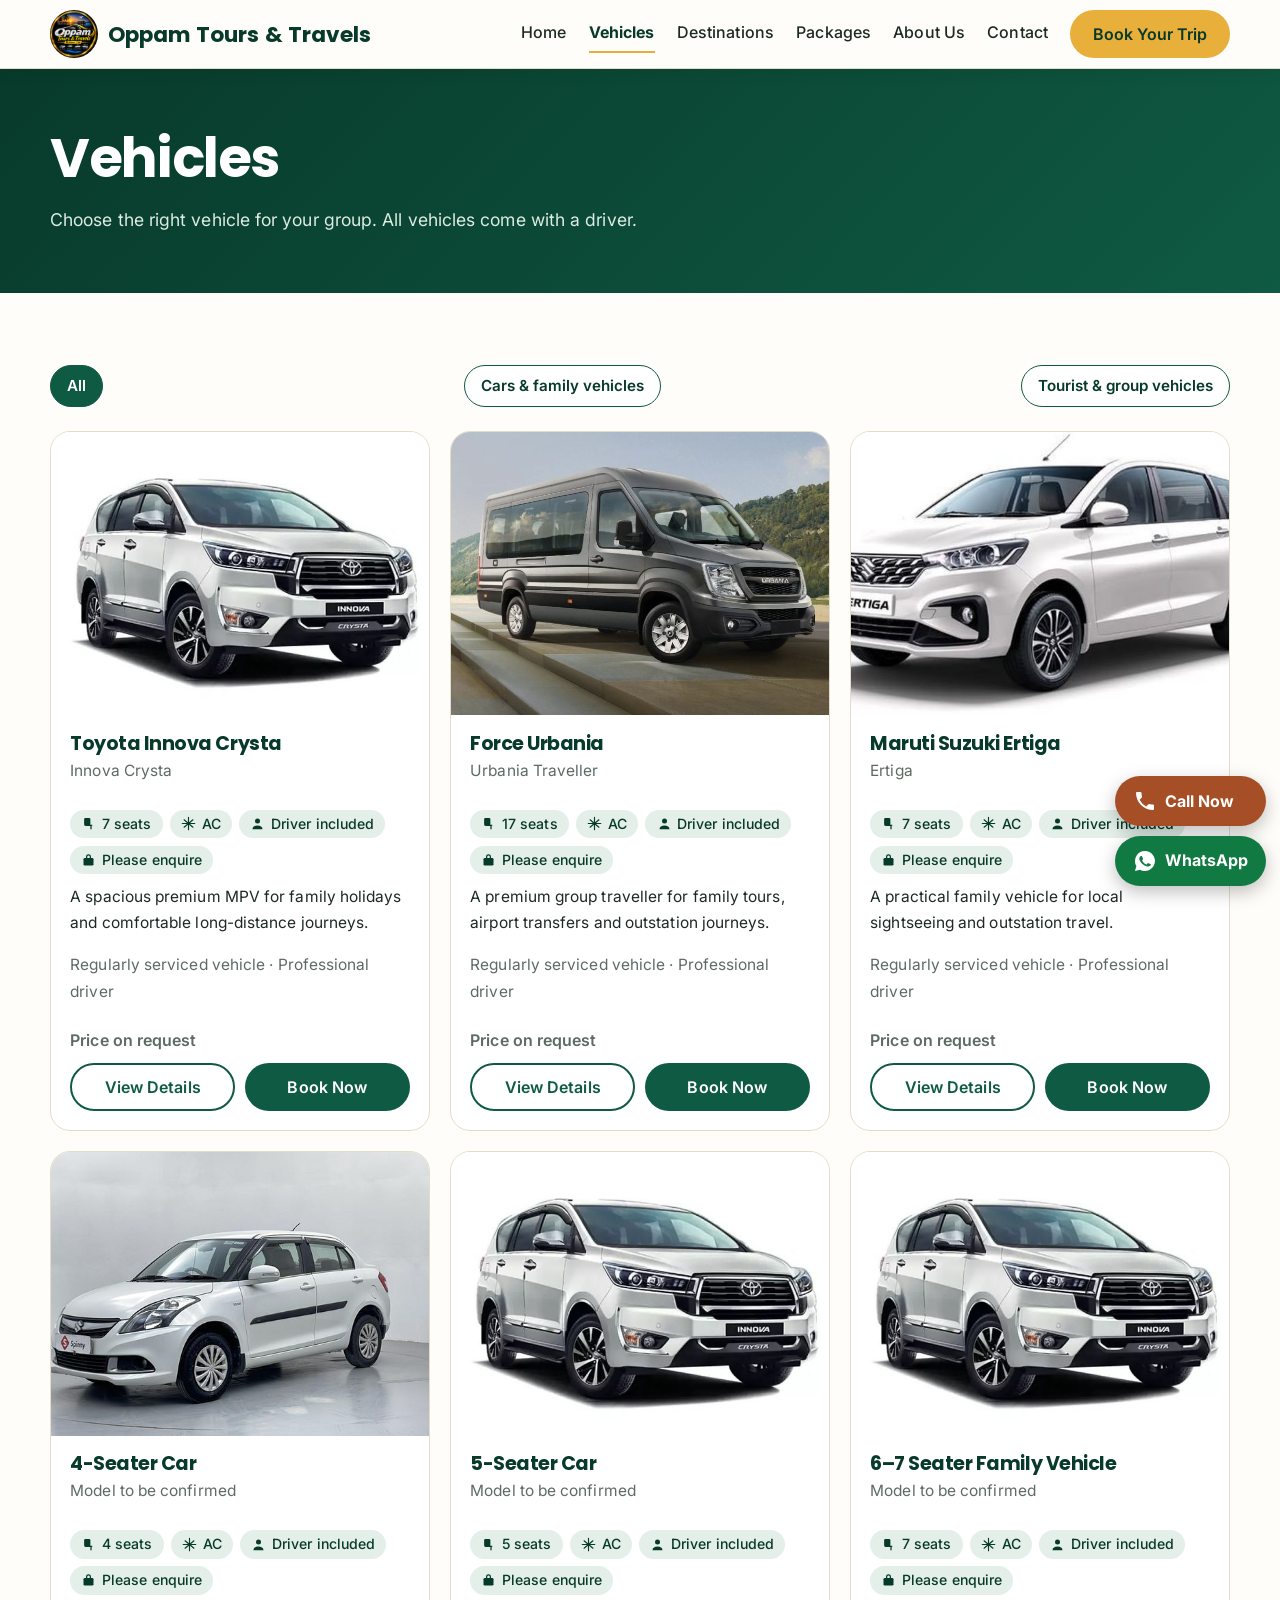
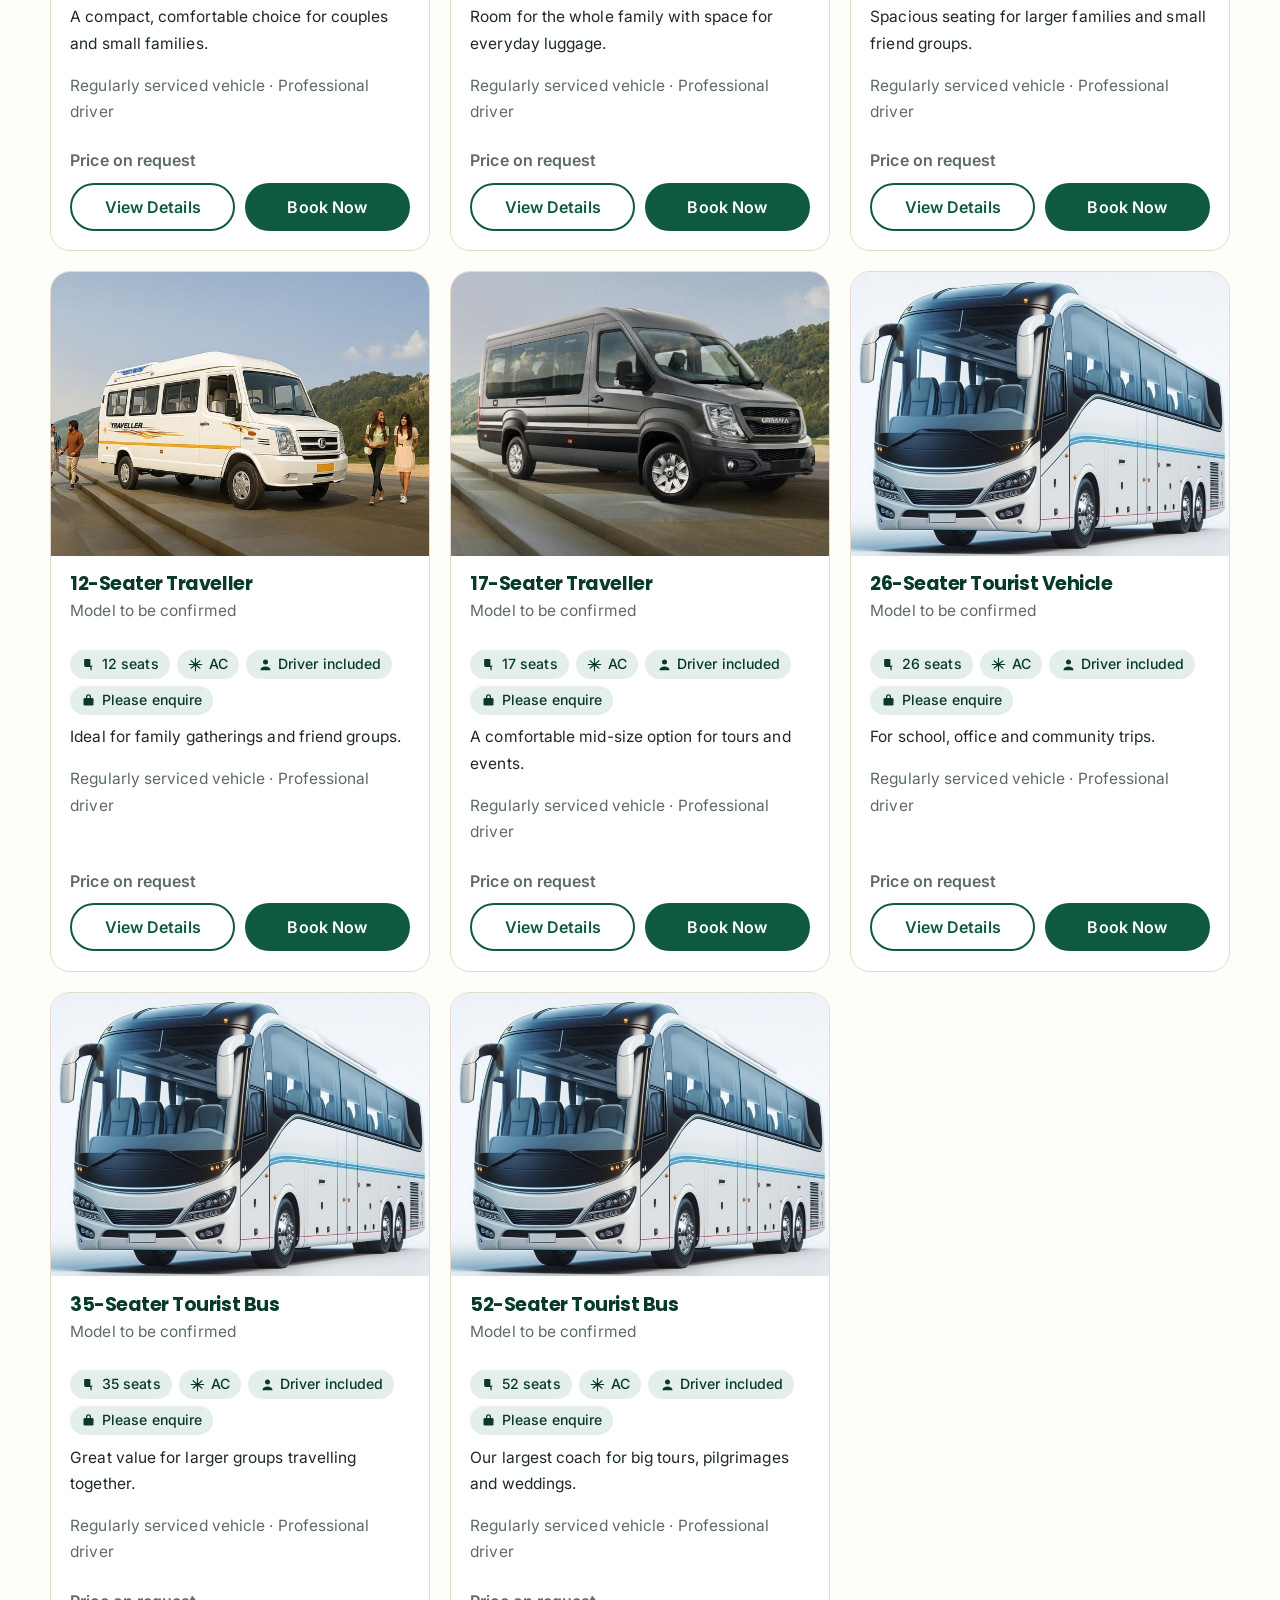
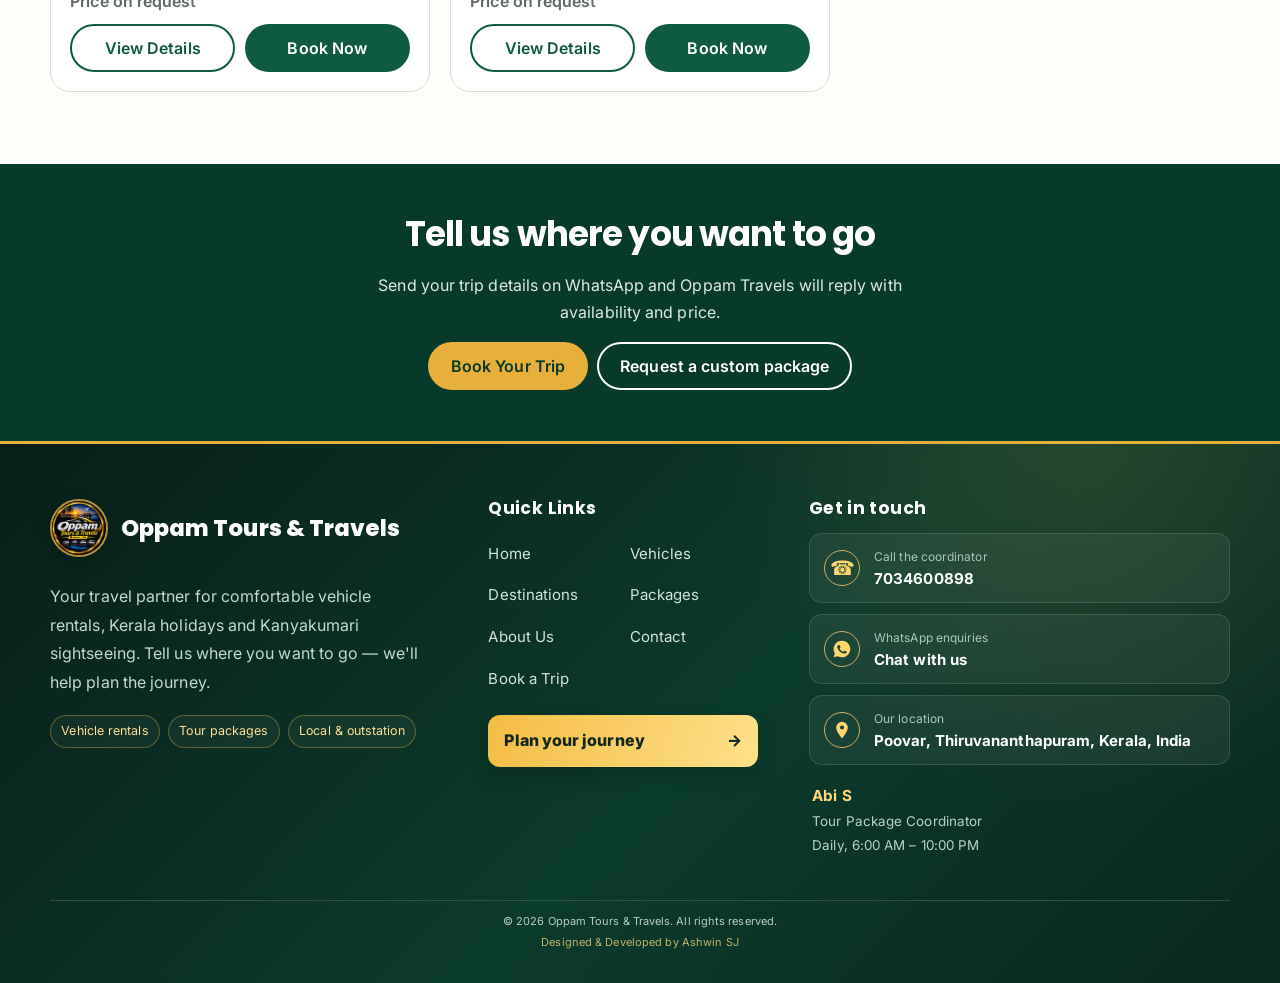
<file: oppam-travels/vehicles.html>
<!DOCTYPE html>
<html lang="en">
<head>
<meta charset="utf-8">
<meta name="viewport" content="width=device-width, initial-scale=1, viewport-fit=cover">
<title>Vehicles for Rent | Oppam Travels</title>
<meta name="description" content="Rent 4 to 52-seater vehicles with drivers in Kerala.">
<meta name="theme-color" content="#083a2b">
<meta property="og:title" content="Vehicles for Rent | Oppam Travels">
<meta property="og:type" content="website">
<link rel="icon" href="images/favicon.svg" type="image/svg+xml">
<link rel="stylesheet" href="css/styles.css">
</head>
<body data-page="vehicles">
<a class="skip" href="#app">Skip to content</a>
<main id="app"><noscript><p style="padding:2rem">Please enable JavaScript to use this website.</p></noscript></main>
<script src="js/config.js"></script>
<script src="js/data/vehicles.js"></script>
<script src="js/data/destinations.js"></script>
<script src="js/data/packages.js"></script>
<script src="js/app.js"></script>
</body>
</html>
</file>
<file: oppam-travels/css/styles.css>
@import url('https://fonts.googleapis.com/css2?family=Inter:wght@400;500;600;700;800&family=Poppins:wght@500;600;700;800&display=swap');

:root{
  --font-body-size:16px;
  --font-small-size:14px;
  --font-line:1.68;
}
body{font-size:var(--font-body-size);line-height:var(--font-line);font-weight:400;letter-spacing:.005em}
h1,h2,h3{font-family:var(--display);letter-spacing:-.025em}
h1{font-weight:800;line-height:1.12}
h2{font-weight:700;line-height:1.2}
h3{font-weight:700;line-height:1.3}
p{line-height:1.7}
small,.small,.safety-line{font-size:var(--font-small-size)}
.nav a:not(.btn){font-weight:600;letter-spacing:.005em}
.btn{font-weight:700;letter-spacing:.005em}
.card-body p,.panel p,.why-item p{font-size:.97rem;line-height:1.7}
.quote blockquote{font-family:var(--body);font-size:1rem;line-height:1.75;font-weight:500}
/* Oppam Travels – styles. Colours and fonts are CSS variables at the top. */
:root{
  --green-900:#083a2b; --green-700:#0f5a43; --green-500:#2f8a5f; --green-100:#e3efe8;
  --paper:#fffdf9; --sand:#f1e9da; --line:#e4dccb; --ink:#1d2a24; --muted:#5d6b63;
  --laterite:#a64f27; --gold:#e8b03a; --wa:#117a42;
  --display:"Poppins",Arial,sans-serif; --body:"Inter",Arial,sans-serif;
  --r:20px; --r-sm:12px;
}
*{box-sizing:border-box}
html{scroll-behavior:smooth;-webkit-text-size-adjust:100%}
body{margin:0;font-family:var(--body);color:var(--ink);background:var(--paper);line-height:1.6;font-size:1rem;padding-bottom:84px}
img{max-width:100%;display:block}
a{color:var(--green-700)}
h1,h2,h3{font-family:var(--display);line-height:1.15;margin:0 0 .5em;color:var(--green-900);font-weight:700}
h1{font-size:clamp(2rem,6vw,3.4rem)} h2{font-size:clamp(1.5rem,3.6vw,2.15rem)} h3{font-size:1.2rem}
p{margin:0 0 1em}
.wrap{width:min(1180px,100% - 2.5rem);margin-inline:auto}
.narrow{max-width:760px} .center{text-align:center} .muted{color:var(--muted)} .small{font-size:.9rem}
.mt{margin-top:2.5rem} .lead{font-size:1.15rem;max-width:62ch}
.sr,.skip:not(:focus){position:absolute;width:1px;height:1px;overflow:hidden;clip:rect(0 0 0 0)}
.skip:focus{position:fixed;top:8px;left:8px;background:#fff;padding:.5rem 1rem;z-index:100}
:focus-visible{outline:3px solid var(--gold);outline-offset:2px}
[hidden]{display:none!important}

/* buttons */
.btn{display:inline-flex;align-items:center;justify-content:center;gap:.5rem;padding:.75rem 1.3rem;border-radius:999px;font:600 1rem var(--body);text-decoration:none;border:2px solid transparent;cursor:pointer;min-height:46px;transition:background .2s,color .2s}
.btn svg{width:20px;height:20px}
.btn-primary{background:var(--green-700);color:#fff} .btn-primary:hover{background:var(--green-900)}
.btn-gold{background:var(--gold);color:var(--green-900)} .btn-gold:hover{background:#f3c158}
.btn-outline{border-color:var(--green-700);color:var(--green-700);background:transparent} .btn-outline:hover{background:var(--green-100)}
.btn-ghost{border-color:#fff;color:#fff} .btn-ghost:hover{background:rgba(255,255,255,.15)}
.btn-wa{background:var(--wa);color:#fff} .btn-wa:hover{background:#0b5f33}
.btn.big{padding:.95rem 1.7rem;font-size:1.05rem}
.btns{display:flex;flex-wrap:wrap;gap:.6rem}

/* header */
.site-header{position:sticky;top:0;z-index:1000;isolation:isolate;background:rgba(255,253,249,.99);backdrop-filter:blur(12px);border-bottom:1px solid var(--line);box-shadow:0 3px 16px rgba(0,0,0,.07)}
.bar{display:flex;align-items:center;justify-content:space-between;height:68px}
.brand{display:flex;align-items:center;gap:.6rem;text-decoration:none;font:700 1.35rem var(--display);color:var(--green-900)}
.logo-mark{width:48px;height:48px;object-fit:contain;flex:none;border-radius:50%}
.nav{display:flex;align-items:center;gap:1.4rem}
.nav a:not(.btn){text-decoration:none;color:var(--ink);font-weight:500;padding:.3rem 0;border-bottom:2px solid transparent}
.nav a[aria-current]{border-color:var(--gold);color:var(--green-900);font-weight:700}
.burger{display:none;background:none;border:0;width:46px;height:46px;cursor:pointer;padding:12px}
.burger span{display:block;height:2px;background:var(--green-900);margin:6px 0;transition:transform .25s,opacity .25s}
.nav-open .burger span:nth-child(1){transform:translateY(8px) rotate(45deg)}
.nav-open .burger span:nth-child(2){opacity:0}
.nav-open .burger span:nth-child(3){transform:translateY(-8px) rotate(-45deg)}
@media(max-width:900px){
  .burger{display:block;position:relative;z-index:1003}
  .nav{position:fixed!important;top:68px!important;left:0!important;right:0!important;bottom:0!important;width:100vw;height:calc(100dvh - 68px);z-index:1002!important;
    background:#fffdf9!important;opacity:1!important;flex-direction:column;align-items:stretch;justify-content:flex-start;gap:0;padding:1.25rem 1.5rem 2rem;
    transform:translateY(-10px);visibility:hidden;pointer-events:none;overflow-y:auto;box-shadow:0 18px 28px rgba(0,0,0,.18);transition:transform .22s ease,visibility .22s ease}
  body.nav-open .nav{transform:translateY(0);visibility:visible;pointer-events:auto}
  .nav a:not(.btn){display:flex;align-items:center;min-height:58px;padding:1rem 0;border-bottom:1px solid #e8e1d7;font-size:1.08rem;color:#123c30!important;font-weight:700;text-decoration:none}
  .nav a[aria-current]{color:#a66c00!important;border-bottom:2px solid var(--gold)}
  .nav .nav-book{margin-top:1.2rem;align-self:stretch}
  body.nav-open{overflow:hidden}
}

/* hero */
.hero{position:relative;overflow:hidden;color:#fff;min-height:min(80vh,640px);display:flex;align-items:center;
  background:linear-gradient(100deg,rgba(5,12,20,.94) 0%,rgba(5,12,20,.82) 47%,rgba(5,12,20,.55) 100%),url("../images/hero-banner.jpg") center/cover,linear-gradient(135deg,#101820,#303b45)}
.hero-in{position:relative;z-index:1;padding:4rem 0 6rem;max-width:720px;margin-left:max(1.25rem,calc((100% - 1180px)/2))}
.hero h1{color:#fff;animation:rise .8s both}
.hero p{font-size:1.2rem;max-width:56ch;color:#eaf3ee;animation:rise .8s .12s both}
.hero .btns{animation:rise .8s .24s both}
.hero-fleet{display:grid;grid-template-columns:repeat(3,minmax(0,1fr));gap:.7rem;margin-top:1.8rem;max-width:690px}
.hero-fleet a{position:relative;display:block;overflow:hidden;border:1px solid rgba(255,255,255,.5);border-radius:14px;aspect-ratio:16/9;background:#18222b;box-shadow:0 10px 24px rgba(0,0,0,.28)}
.hero-fleet img{width:100%;height:100%;object-fit:cover;transition:transform .35s}
.hero-fleet a:hover img{transform:scale(1.06)}
.hero-fleet span{position:absolute;left:0;right:0;bottom:0;padding:.45rem .6rem;background:linear-gradient(transparent,rgba(0,0,0,.88));color:#fff;font-weight:700;font-size:.9rem}
.hero-owner{margin:.85rem 0 0!important;font-size:.92rem!important;color:#fff!important}
.hero-owner strong{color:#ffd45b}
.credit{margin-top:.55rem;text-align:right;color:#f5d27b;font-size:.88rem;font-weight:600}

.route-art{position:absolute;right:0;bottom:0;width:min(62%,640px);height:80%;opacity:.8;pointer-events:none}
.route-line{stroke-dashoffset:0;animation:draw 3s .3s ease-out both}
@keyframes rise{from{opacity:0;transform:translateY(16px)}}
@keyframes draw{from{stroke-dasharray:0 1000;opacity:0}to{opacity:1}}
@media(max-width:700px){.route-art{width:100%;opacity:.2}.hero-in{padding:2.6rem 0 5rem}.hero{min-height:auto}.hero-fleet{gap:.45rem}.hero-fleet span{font-size:.72rem;padding:.35rem}.hero-owner{font-size:.82rem!important}}
.quick{position:relative;z-index:2;margin-top:-46px;display:grid;grid-template-columns:repeat(3,1fr) auto;gap:.8rem;align-items:end;background:#fff;border:1px solid var(--line);border-radius:var(--r);padding:1.1rem;box-shadow:0 10px 30px rgba(8,58,43,.12)}
.quick label{display:grid;gap:.25rem;font-weight:600;font-size:.88rem;color:var(--green-900)}
.quick input{font:inherit;padding:.7rem .8rem;border:1px solid var(--line);border-radius:var(--r-sm);min-height:46px;width:100%}
@media(max-width:800px){.quick{grid-template-columns:1fr 1fr;margin-top:-34px}.quick label:nth-child(3){grid-column:1/-1}.quick .btn{grid-column:1/-1}}
@media(max-width:480px){.quick{grid-template-columns:1fr}}

/* sections */
.section{padding:clamp(2.5rem,7vw,4.5rem) 0}
.section.alt{background:var(--sand)}
.sec-head{display:flex;justify-content:space-between;align-items:baseline;gap:1rem;flex-wrap:wrap;margin-bottom:1.4rem}
.sec-head h2{margin:0}
.page-head{background:linear-gradient(135deg,var(--green-900),var(--green-700));color:#fff;padding:clamp(2.2rem,6vw,3.6rem) 0}
.page-head h1{color:#fff;margin-bottom:.3em} .page-head p{margin:0;color:#dcece3;font-size:1.1rem}
.grid{display:grid;gap:1.25rem;grid-template-columns:repeat(auto-fill,minmax(min(100%,270px),1fr))}
.grid.vehicles,.grid.two{grid-template-columns:repeat(auto-fill,minmax(min(100%,340px),1fr))}
.grid.why{grid-template-columns:repeat(auto-fill,minmax(min(100%,240px),1fr))}

/* cards */
.card{background:#fff;border:1px solid var(--line);border-radius:var(--r);overflow:hidden;display:flex;flex-direction:column;text-decoration:none;color:inherit}
.media{display:block;position:relative;aspect-ratio:4/3;overflow:hidden;background:var(--green-100);border:0;padding:0;width:100%}
.media img{width:100%;height:100%;object-fit:cover}
.rounded{border-radius:var(--r)}
.dest-card{position:relative}
.dest-card .media{aspect-ratio:4/5}
.dest-card .media::after{content:"";position:absolute;inset:0;background:linear-gradient(to top,rgba(8,58,43,.88),rgba(8,58,43,0) 60%)}
.dest-card img{transition:transform .5s}
.dest-card:hover img{transform:scale(1.06)}
.dest-text{position:absolute;left:0;right:0;bottom:0;padding:1rem 1.1rem;color:#fff;z-index:1}
.dest-text h3{color:#fff;margin:.2rem 0}.dest-text p{margin:0;font-size:.92rem;color:#eaf3ee}
.tag{display:inline-block;background:var(--gold);color:var(--green-900);font-weight:700;font-size:.78rem;padding:.1rem .6rem;border-radius:999px}
.badge{position:absolute;left:.8rem;top:.8rem;background:#fff;color:var(--green-900);font-weight:700;font-size:.85rem;padding:.2rem .7rem;border-radius:999px;z-index:1}
.card-body{padding:1.1rem 1.2rem 1.2rem;display:flex;flex-direction:column;flex:1}
.card-body h3{margin-bottom:.15em}
.card-foot{margin-top:auto;display:flex;flex-direction:column;gap:.8rem;padding-top:.6rem}
.card-foot .btns .btn{flex:1;padding-inline:.8rem}
.price{font:700 1.25rem var(--display);color:var(--laterite)} .price.none{font:600 1rem var(--body);color:var(--muted)}
.safety-line{font-size:.85rem;color:var(--muted)}
.chips{list-style:none;padding:0;margin:.6rem 0;display:flex;flex-wrap:wrap;gap:.45rem}
.chips li{display:inline-flex;align-items:center;gap:.35rem;background:var(--green-100);color:var(--green-900);border-radius:999px;padding:.2rem .7rem;font-size:.88rem;font-weight:500}
.chips svg{width:15px;height:15px}
.chips.big li{padding:0}.chips.big a{padding:.45rem 1rem;display:block;text-decoration:none;font-weight:600}
.cat{background:#fff;border:1px solid var(--line);border-radius:var(--r);padding:1.6rem;text-decoration:none;color:inherit;border-left:6px solid var(--green-700)}
.cat:nth-child(2){border-left-color:var(--laterite)}
.cat h3{font-size:1.4rem}

/* route (north to south) */
.route{list-style:none;margin:2rem 0 0;padding:0 0 1rem;display:flex;gap:0;overflow-x:auto;scroll-snap-type:x proximity;position:relative}
.route li{flex:0 0 auto;scroll-snap-align:start;position:relative;padding-top:2rem}
.route li::before{content:"";position:absolute;top:.62rem;left:0;right:0;border-top:3px dotted var(--laterite)}
.route li:last-child::before{right:50%}
.route a{display:block;padding:0 1.1rem 0 0;text-decoration:none;font-weight:600;color:var(--green-900);white-space:nowrap;position:relative}
.route i{position:absolute;top:-1.7rem;left:0;width:14px;height:14px;border-radius:50%;background:var(--gold);border:3px solid var(--green-700)}
@media(max-width:700px){
  .route{flex-direction:column;overflow:visible;margin-left:.5rem;border-left:3px dotted var(--laterite);padding:0}
  .route li{padding:.35rem 0 .35rem 1.4rem}.route li::before{display:none}
  .route i{top:50%;left:-9px;transform:translateY(-50%)}
}

.why-item{background:#c5bcbc;border:1px solid var(--line);border-radius:var(--r);padding:1.3rem}
.why-item h3{font-size:1.1rem}.why-item p{margin:0;color:var(--muted)}
.quote{margin:0;background:#cec9c9;border-radius:var(--r);padding:1.4rem;border:1px solid var(--line)}
.quote blockquote{margin:0 0 .8rem;font-family:var(--display);font-size:1.1rem}
.quote figcaption{color:var(--muted);font-size:.9rem}.sample{background:var(--gold);color:var(--green-900);border-radius:999px;font-size:.72rem;padding:.1rem .5rem;font-weight:700}
.cta-band{background:var(--green-900);color:#fff;padding:3.2rem 0;text-align:center}
.cta-band h2{color:#fff}.cta-band p{color:#dcece3;max-width:56ch;margin-inline:auto}.cta-band .btns{justify-content:center}

/* filters */
.filters{display:flex;flex-wrap:wrap;gap:.5rem;justify-content:space-between;align-items:center;margin-bottom:1.5rem}
.filters>div{display:flex;flex-wrap:wrap;gap:.5rem}
.filters.scroll{justify-content:flex-start;flex-wrap:nowrap;overflow-x:auto;padding-bottom:.4rem}
.filters.scroll .chip{flex:0 0 auto}
.chip{border:1.5px solid var(--green-700);background:#fff;color:var(--green-900);border-radius:999px;padding:.45rem 1rem;font:600 .95rem var(--body);cursor:pointer;min-height:42px}
.chip.on{background:var(--green-700);color:#fff}
.search input{font:inherit;padding:.65rem 1rem;border:1.5px solid var(--line);border-radius:999px;min-width:min(100%,260px);min-height:44px}
.filters:has(.chip):has(.filters) {gap:1rem}

/* details */
.crumbs{font-size:.92rem;color:var(--muted);margin-bottom:1.2rem}.crumbs a{color:inherit}.crumbs.light{color:#dcece3}
.split{display:grid;gap:2rem;grid-template-columns:1fr 1fr;align-items:center}.split.top{align-items:start}
@media(max-width:860px){.split{grid-template-columns:1fr}}
.gallery .g-main{border-radius:var(--r);cursor:zoom-in}
.g-thumbs{display:grid;grid-template-columns:repeat(3,1fr);gap:.6rem;margin-top:.6rem}
.g-thumb{border:2px solid transparent;border-radius:var(--r-sm);overflow:hidden;padding:0;aspect-ratio:4/3;cursor:pointer;background:var(--green-100)}
.g-thumb.on{border-color:var(--gold)}.g-thumb img{width:100%;height:100%;object-fit:cover}
.dest-hero{position:relative;color:#fff;min-height:340px;display:flex;align-items:flex-end;padding:2rem 0}
.dest-hero .media{position:absolute;inset:0;aspect-ratio:auto}
.dest-hero::before{content:"";position:absolute;inset:0;background:linear-gradient(to top,rgba(8,58,43,.92),rgba(8,58,43,.2));z-index:1}
.dest-hero .wrap{position:relative;z-index:2}.dest-hero h1{color:#fff;margin:0}.dest-hero p{margin:.3rem 0 0;font-size:1.15rem}
.facts{display:flex;flex-wrap:wrap;gap:.8rem;margin:1rem 0 1.4rem}
.facts div{background:var(--sand);border-radius:var(--r-sm);padding:.7rem 1rem}.facts small{display:block;color:var(--muted)}
.panel{background:#fff;border:1px solid var(--line);border-radius:var(--r);padding:1.4rem}
.panel h2{font-size:1.3rem}.panel h2:not(:first-child){margin-top:1.4rem}
.panel.custom{margin-top:2.5rem;background:var(--sand);border:0;text-align:center}
.ticks{list-style:none;padding:0;margin:0 0 .5rem}
.ticks li{padding:.35rem 0 .35rem 1.7rem;position:relative}
.ticks li::before{content:"";position:absolute;left:0;top:.75rem;width:.9rem;height:.5rem;border-left:2.5px solid var(--green-500);border-bottom:2.5px solid var(--green-500);transform:rotate(-45deg)}
.price-box{margin:1rem 0;display:grid;gap:.1rem}.price-box small{color:var(--muted)}
.spec{width:100%;border-collapse:collapse}.spec th,.spec td{text-align:left;padding:.6rem 0;border-bottom:1px solid var(--line)}.spec th{width:42%;color:var(--muted);font-weight:500}

/* forms */
.form{display:grid;gap:1.1rem}
.form .row{display:grid;grid-template-columns:1fr 1fr;gap:1.1rem}
@media(max-width:600px){.form .row{grid-template-columns:1fr}}
.form label{display:grid;gap:.3rem;font-weight:600;color:var(--green-900)}
.form input,.form select,.form textarea{font:400 1rem var(--body);padding:.8rem .9rem;border:1.5px solid #cfc6b3;border-radius:var(--r-sm);background:#fff;min-height:48px;width:100%;color:var(--ink)}
.form [aria-invalid="true"]{border-color:#b3261e}
.err{color:#b3261e;font-weight:500;min-height:0}.opt{font-weight:400;color:var(--muted)}
.notice{border-radius:var(--r-sm);padding:1rem 1.2rem;background:var(--green-100);border:1px solid var(--green-500)}
.notice.warn{background:#fff4d6;border-color:var(--gold);margin-bottom:1.2rem}
.stack{display:grid;gap:1rem}
.contact-card{display:flex;gap:1rem;align-items:center;background:#fff;border:1px solid var(--line);border-radius:var(--r);padding:1.1rem 1.3rem;text-decoration:none;color:var(--ink)}
.contact-card svg{width:30px;height:30px;color:var(--green-700);flex:none}.contact-card strong{display:block;color:var(--green-900)}

/* footer + floating */
.site-footer{background:var(--green-900);color:#cfe3d8;padding:3rem 0 1.5rem}
.foot-grid{display:grid;gap:2rem;grid-template-columns:1.4fr 1fr 1.4fr}
@media(max-width:760px){.foot-grid{grid-template-columns:1fr}.credit{text-align:left}}
.site-footer h3{color:#fff;font-size:1.05rem}.site-footer a{color:#cfe3d8;display:block;padding:.2rem 0;text-decoration:none}.site-footer a:hover{color:#fff;text-decoration:underline}
.site-footer .brand{color:#fff;display:flex;padding:0}.site-footer span{display:block}
.copy{margin-top:2rem;padding-top:1rem;border-top:1px solid rgba(255,255,255,.15);font-size:.9rem}
.float{position:fixed;right:max(14px,env(safe-area-inset-right));bottom:max(14px,env(safe-area-inset-bottom));display:flex;flex-direction:column;gap:.6rem;z-index:60}
.fab{display:flex;align-items:center;gap:.5rem;padding:.75rem 1.1rem;border-radius:999px;color:#fff;text-decoration:none;font-weight:700;box-shadow:0 6px 18px rgba(0,0,0,.25);min-height:50px}
.fab svg{width:24px;height:24px}.fab-wa{background:var(--wa)}.fab-call{background:var(--laterite)}
@media(max-width:600px){.fab span{display:none}.fab{width:54px;height:54px;justify-content:center;padding:0}}
#lightbox{border:0;padding:0;background:transparent;max-width:min(96vw,1100px)}
#lightbox::backdrop{background:rgba(0,0,0,.85)}#lightbox img{max-height:88vh;width:auto;margin:auto;border-radius:var(--r-sm)}
.lb-close{position:absolute;right:8px;top:8px;width:44px;height:44px;border-radius:50%;border:0;background:#fff;font-size:1.6rem;cursor:pointer}
code{background:rgba(0,0,0,.07);padding:.1em .35em;border-radius:4px}

@media(prefers-reduced-motion:reduce){*{animation:none!important;transition:none!important;scroll-behavior:auto!important}}

/* Services highlighted from the Oppam Tours & Travels advertisement */
.service-ribbon{background:#111923;color:#fff;border-top:3px solid var(--gold);border-bottom:3px solid var(--gold);padding:1rem 0}
.service-ribbon-in{display:flex;align-items:center;justify-content:center;gap:.55rem 1.2rem;flex-wrap:wrap}
.service-ribbon-in span{font-size:.88rem;font-weight:700;letter-spacing:.01em;padding:.35rem .75rem;border:1px solid rgba(232,176,58,.55);border-radius:999px;color:#fff}
.service-ribbon-in span::before{content:"✓";color:#ffd34f;margin-right:.45rem}
@media(max-width:600px){.service-ribbon-in{justify-content:flex-start;gap:.45rem}.service-ribbon-in span{font-size:.78rem;padding:.3rem .6rem}}

/* MOBILE-FIRST POLISH — applied across every page */
@media (max-width: 700px) {
  html, body { width:100%; max-width:100%; overflow-x:hidden; }
  body { font-size:15px; line-height:1.55; padding-bottom:78px; }
  .wrap { width:calc(100% - 32px); max-width:100%; }
  .section { padding:2.25rem 0; }
  .sec-head { align-items:flex-start; margin-bottom:1rem; }
  .sec-head h2 { font-size:1.55rem; }
  h1 { font-size:clamp(1.85rem,8vw,2.55rem); }
  h2 { font-size:clamp(1.4rem,6vw,1.8rem); }
  h3 { font-size:1.12rem; }

  /* Header and mobile navigation */
  .site-header { position:sticky; top:0; }
  .bar { height:64px; gap:8px; }
  .brand { min-width:0; gap:8px; font-size:1.12rem; white-space:nowrap; }
  .logo-mark { width:42px; height:42px; flex:none; object-fit:contain; }
  .burger { flex:none; width:44px; height:44px; margin-right:-6px; }
  .nav { top:64px!important; height:calc(100dvh - 64px)!important; padding:12px 20px calc(24px + env(safe-area-inset-bottom)); gap:0; }
  .nav a:not(.btn) { min-height:52px; font-size:1rem; padding:13px 2px; }
  .nav .nav-book { width:100%; margin-top:14px; }

  /* Hero and call-to-action buttons */
  .hero { min-height:0; background-position:center; }
  .hero-in { width:calc(100% - 32px); margin:0 auto; padding:48px 0 72px; }
  .hero h1 { max-width:12ch; line-height:1.08; }
  .hero p { font-size:1rem; line-height:1.55; }
  .hero .btns { display:grid; grid-template-columns:1fr; width:100%; gap:10px; }
  .hero .btns .btn { width:100%; }
  .hero-fleet { grid-template-columns:repeat(3,minmax(0,1fr)); gap:7px; width:100%; }
  .hero-fleet a { aspect-ratio:1/1; border-radius:10px; }
  .hero-fleet span { font-size:.68rem; line-height:1.2; padding:5px 3px; text-align:center; }
  .hero-owner { line-height:1.4; }
  .route-art { width:100%; height:65%; opacity:.13; }
  .quick { margin-top:-28px; padding:14px; border-radius:16px; gap:12px; }

  /* Grids and cards: never squeeze cards into narrow columns */
  .grid, .grid.vehicles, .grid.two, .grid.why { grid-template-columns:minmax(0,1fr); gap:14px; }
  .card { min-width:0; border-radius:16px; }
  .card-body { padding:14px; }
  .card-foot { gap:10px; }
  .card-foot .btns { display:grid; grid-template-columns:1fr 1fr; }
  .card-foot .btns .btn { min-width:0; padding-inline:8px; font-size:.9rem; }
  .media { aspect-ratio:16/10; }
  .dest-card .media { aspect-ratio:16/10; }
  .dest-text { padding:12px; }
  .dest-text h3 { font-size:1.15rem; }
  .cat, .why-item, .quote, .panel { padding:16px; border-radius:15px; }

  /* FIX: vertical destination route list. Keep every dot clear of its label. */
  .route {
    display:flex;
    flex-direction:column;
    gap:8px;
    overflow:visible;
    margin:22px 0 0 8px;
    padding:0 0 0 0;
    border-left:2px dotted var(--laterite);
    scroll-snap-type:none;
  }
  .route li {
    display:block;
    position:relative;
    flex:none;
    min-height:38px;
    padding:0 0 8px 27px;
    margin:0;
  }
  .route li::before { display:none!important; }
  .route a {
    display:flex;
    align-items:center;
    position:relative;
    min-height:32px;
    width:100%;
    padding:3px 0 3px 2px;
    margin:0;
    white-space:normal;
    overflow-wrap:anywhere;
    line-height:1.35;
    font-size:1rem;
  }
  .route i {
    display:block;
    position:absolute;
    left:-36px;
    top:50%;
    transform:translateY(-50%);
    width:15px;
    height:15px;
    margin:0;
    z-index:1;
    background:var(--gold);
    border:3px solid var(--green-700);
    border-radius:50%;
  }
  .route li:last-child { padding-bottom:0; }

  /* Details, galleries and forms */
  .split { grid-template-columns:minmax(0,1fr); gap:20px; }
  .dest-hero { min-height:260px; padding:24px 0; }
  .dest-hero p { font-size:1rem; }
  .g-thumbs { grid-template-columns:repeat(3,minmax(0,1fr)); gap:7px; }
  .facts { gap:8px; }
  .facts div { flex:1 1 42%; padding:10px; }
  .spec { font-size:.9rem; }
  .spec th, .spec td { padding:9px 5px 9px 0; vertical-align:top; }
  .form { gap:14px; }
  .form .row { grid-template-columns:minmax(0,1fr); gap:14px; }
  .form input, .form select, .form textarea { font-size:16px; }
  .filters { align-items:stretch; }
  .filters>div { width:100%; }
  .search, .search input { width:100%; min-width:0; }

  /* Footer and floating contact buttons */
  .foot-grid { grid-template-columns:minmax(0,1fr); gap:22px; }
  .site-footer { padding:34px 0 18px; }
  .copy { font-size:.82rem; }
  .float { right:max(12px,env(safe-area-inset-right)); bottom:max(12px,env(safe-area-inset-bottom)); gap:8px; }
  .fab { width:48px; height:48px; min-height:48px; }
}

@media (max-width: 380px) {
  .wrap { width:calc(100% - 24px); }
  .brand { font-size:1rem; }
  .logo-mark { width:38px; height:38px; }
  .hero-in { width:calc(100% - 24px); }
  .hero-fleet span { font-size:.61rem; }
  .btn { padding:.7rem 1rem; font-size:.93rem; }
  .route a { font-size:.96rem; }
}

/* Premium contact-focused footer update */
.site-footer{background:radial-gradient(circle at 85% 0%,rgba(232,176,58,.12),transparent 30%),linear-gradient(135deg,#071f19 0%,#0b3b2c 55%,#08291f 100%);color:#d7e8df;padding:3.4rem 0 1.25rem;border-top:3px solid var(--gold)}
.footer-main{display:grid;grid-template-columns:1.15fr .8fr 1.25fr;gap:clamp(1.5rem,4vw,3.5rem);align-items:start}
.footer-brand-block .brand{display:inline-flex;align-items:center;gap:.8rem;color:#fff;font-size:1.42rem;font-weight:800}
.footer-brand-block .logo-mark{width:58px;height:58px;border:2px solid rgba(240,185,59,.75);box-shadow:0 5px 18px rgba(0,0,0,.2)}
.footer-intro{max-width:38ch;color:#c3d9ce;line-height:1.8;margin:1.1rem 0}
.footer-pills{display:flex;flex-wrap:wrap;gap:.5rem}
.footer-pills span{font-size:.78rem;color:#ffdf91;border:1px solid rgba(240,185,59,.38);border-radius:999px;padding:.35rem .65rem;background:rgba(255,255,255,.04)}
.site-footer h3{color:#fff;font-size:1.08rem;margin:0 0 1rem;letter-spacing:.02em}
.footer-link-grid{display:grid;grid-template-columns:1fr 1fr;gap:.2rem .8rem}
.site-footer .footer-link-grid a{padding:.45rem 0;color:#d3e4db;font-size:.94rem}
.site-footer .footer-link-grid a:hover{color:#ffd56e;text-decoration:none;transform:translateX(2px)}
.site-footer .footer-book{display:flex;justify-content:space-between;align-items:center;margin-top:1.1rem;padding:.8rem 1rem;border-radius:12px;background:linear-gradient(110deg,#f4bd43,#ffe08a);color:#14271f;font-weight:800;text-decoration:none;box-shadow:0 8px 20px rgba(0,0,0,.16)}
.site-footer .footer-book:hover{color:#14271f;text-decoration:none;filter:brightness(1.04)}
.footer-contact{display:grid;gap:.65rem}
.footer-contact h3{margin-bottom:.25rem}
.site-footer .footer-contact-card{display:flex;align-items:center;gap:.85rem;padding:.8rem .9rem;border:1px solid rgba(255,255,255,.13);border-radius:13px;background:rgba(255,255,255,.055);text-decoration:none;min-width:0;transition:background .2s,border-color .2s,transform .2s}
.site-footer .footer-contact-card:hover{background:rgba(255,255,255,.1);border-color:rgba(244,189,67,.55);text-decoration:none;transform:translateY(-1px)}
.footer-icon{width:40px;height:40px;display:grid;place-items:center;flex:none;border-radius:12px;background:rgba(244,189,67,.15);color:#ffd56e;font-size:1.25rem}
.footer-icon svg{width:22px;height:22px}
.footer-contact-card small,.footer-contact-card strong{display:block}
.footer-contact-card small{color:#a9c8b9;font-size:.75rem;margin-bottom:.12rem}
.site-footer .footer-contact-card strong{color:#fff;font-size:.94rem;line-height:1.45;overflow-wrap:anywhere}
.footer-coordinator{display:grid;gap:.15rem;padding:.55rem .2rem .1rem .2rem;color:#bad1c5;font-size:.84rem}
.footer-coordinator strong{color:#ffda7b;font-size:.95rem}
.footer-bottom{display:flex;align-items:center;justify-content:space-between;gap:1rem;flex-wrap:wrap;margin-top:2.6rem;padding-top:1.1rem;border-top:1px solid rgba(255,255,255,.15);font-size:.84rem;color:#b8cec3}
.footer-made{color:#ffda7b;font-weight:700;letter-spacing:.01em}
@media(max-width:900px){.footer-main{grid-template-columns:1fr 1fr}.footer-brand-block{grid-column:1/-1}.footer-intro{max-width:58ch}}
@media(max-width:600px){.site-footer{padding:2.5rem 0 1rem}.footer-main{grid-template-columns:1fr;gap:1.8rem}.footer-brand-block{grid-column:auto}.footer-link-grid{grid-template-columns:repeat(2,minmax(0,1fr))}.footer-contact-card{padding:.78rem}.footer-bottom{margin-top:1.8rem;align-items:flex-start;flex-direction:column;gap:.55rem}.footer-made{font-size:.82rem}}

/* Consistent alignment for the three footer contact icons and all icon-only controls */
.footer-contact-card{display:flex;align-items:center;min-height:68px}
.footer-icon{
  width:44px;height:44px;min-width:44px;flex:0 0 44px;
  display:flex;align-items:center;justify-content:center;
  text-align:center;line-height:1;border-radius:13px;
}
.footer-icon svg,.footer-icon img{
  display:block;width:22px;height:22px;max-width:22px;max-height:22px;
  margin:0 auto;flex:0 0 auto;
}
.footer-icon svg{overflow:visible}
.footer-contact-card>span:last-child{min-width:0;flex:1}
.contact-card{align-items:center}
.contact-card>svg{display:block;align-self:center;margin:auto 0}
@media(max-width:700px){
  body{font-size:15.5px;line-height:1.65}
  h1{font-size:clamp(2rem,8vw,2.65rem);line-height:1.12}
  h2{font-size:clamp(1.55rem,6vw,1.95rem);line-height:1.2}
  h3{font-size:1.12rem;line-height:1.3}
  .hero p,.dest-hero p{font-size:1rem;line-height:1.65}
  .nav a:not(.btn){font-size:1rem;font-weight:600}
  .footer-icon{width:42px;height:42px;min-width:42px;flex-basis:42px}
}
html, body {
  margin: 0;
  padding: 0;
}

.site-footer {
  margin-bottom: 0 !important;
}

body {
  overflow-x: hidden;
}
.footer-made {
    font-size: 9px !important;
    font-weight: 400 !important;
    opacity: 0.65;
}
/* Center copyright and developer credit */
.footer-bottom {
    text-align: center !important;
    justify-content: center !important;
    align-items: center !important;
    flex-direction: column !important;
    gap: 6px;
}

.footer-bottom > * {
    text-align: center !important;
}
.footer-bottom {
    display: flex !important;
    flex-direction: column !important;
    justify-content: center !important;
    align-items: center !important;
    text-align: center !important;
    gap: 5px !important;
    padding: 12px 8px !important;
}

.footer-bottom p,
.footer-bottom span,
.footer-bottom a {
    font-size: 11px !important;
    font-weight: 400 !important;
    line-height: 1.5 !important;
    text-align: center !important;
}

.footer-made {
    font-size: 10px !important;
    opacity: 0.75 !important;
}
.footer-made {
    font-size: 9px !important;
    font-weight: 400 !important;
    opacity: 0.65;
}
/* Remove boxes behind the three footer icons */
.footer-icon {
    background: transparent !important;
    border: none !important;
    box-shadow: none !important;
    border-radius: 0 !important;
    width: 30px !important;
    height: 30px !important;
    min-width: 30px !important;
    flex-basis: 30px !important;
}

.footer-icon svg,
.footer-icon img {
    width: 24px !important;
    height: 24px !important;
}
/* Circular footer icons */
.footer-icon {
    background: transparent !important;
    border: 1px solid #d6ad65 !important;
    border-radius: 50% !important;
    box-shadow: none !important;
    width: 36px !important;
    height: 36px !important;
    min-width: 36px !important;
    flex-basis: 36px !important;
    display: flex !important;
    align-items: center !important;
    justify-content: center !important;
    transition: all 0.3s ease;
}

.footer-icon:hover {
    background: #d6ad65 !important;
    transform: translateY(-2px);
}

.footer-icon svg,
.footer-icon img {
    width: 20px !important;
    height: 20px !important;
}
</file>
